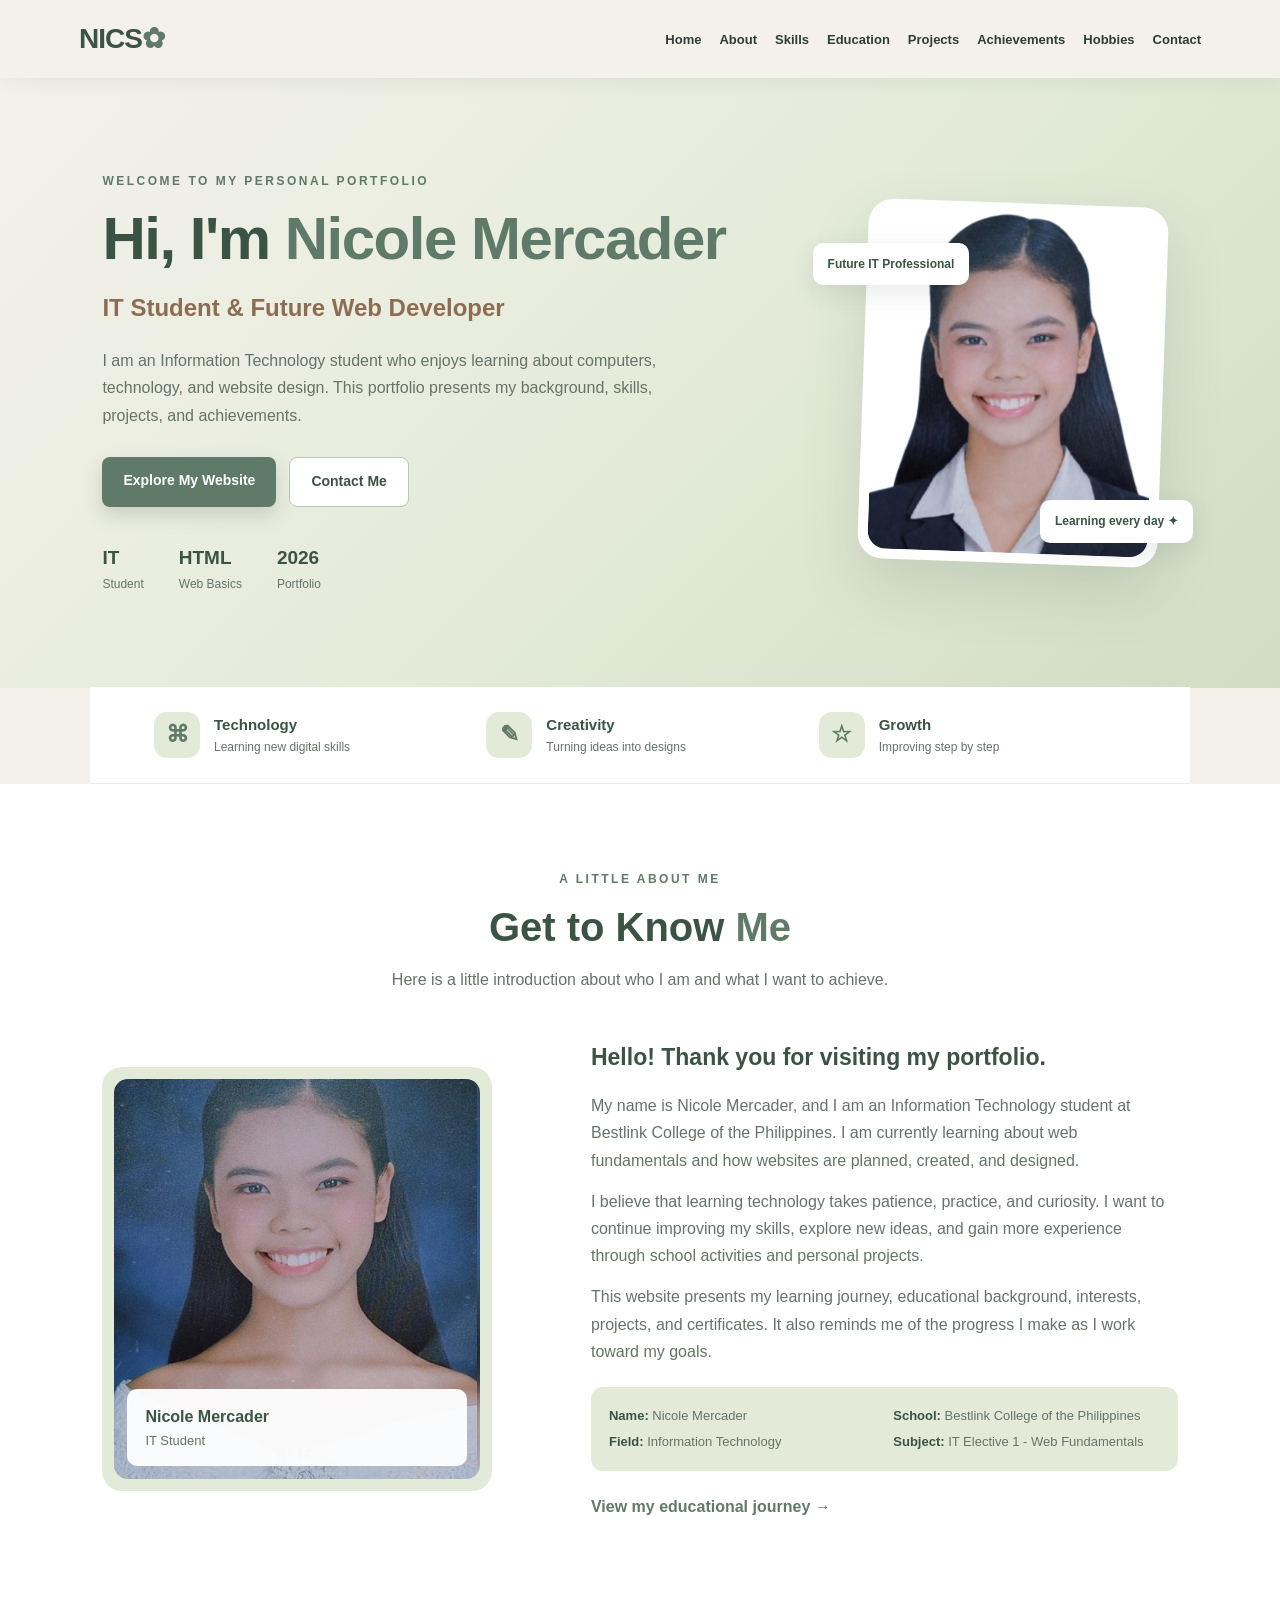
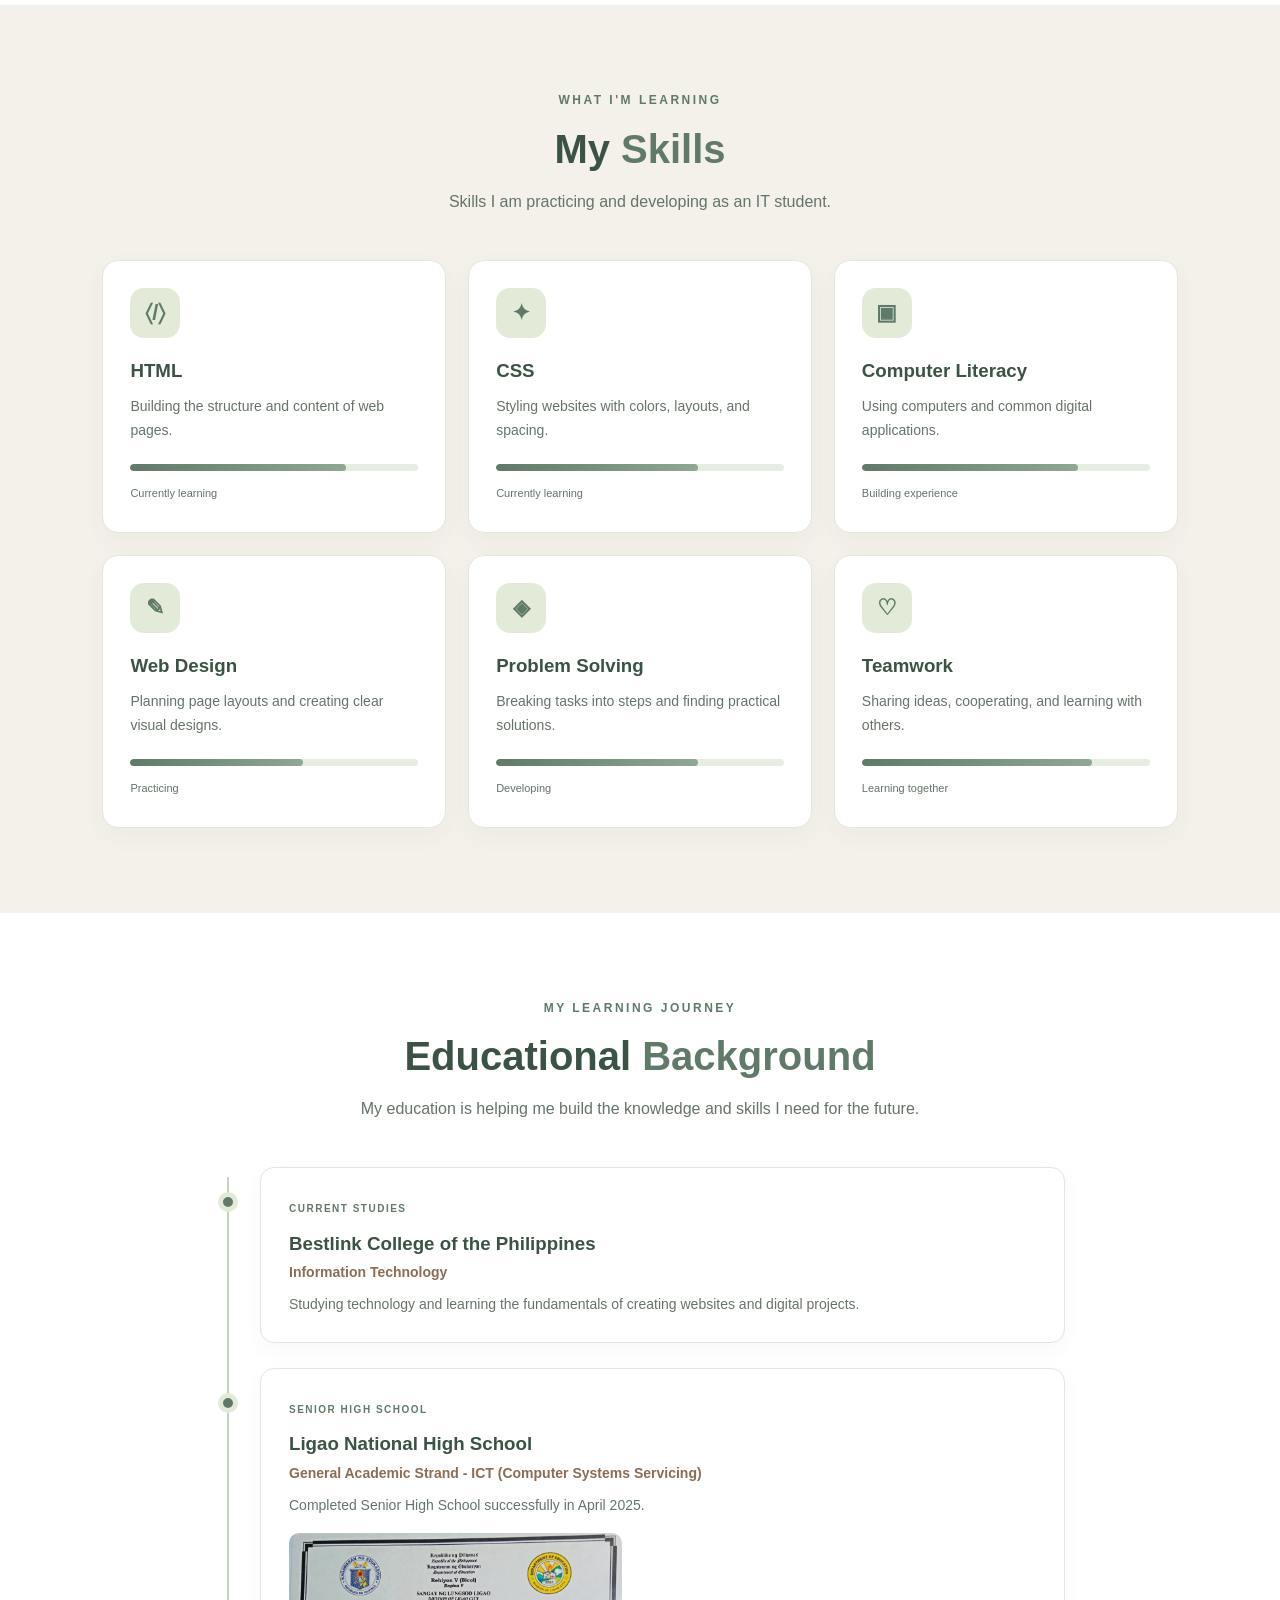
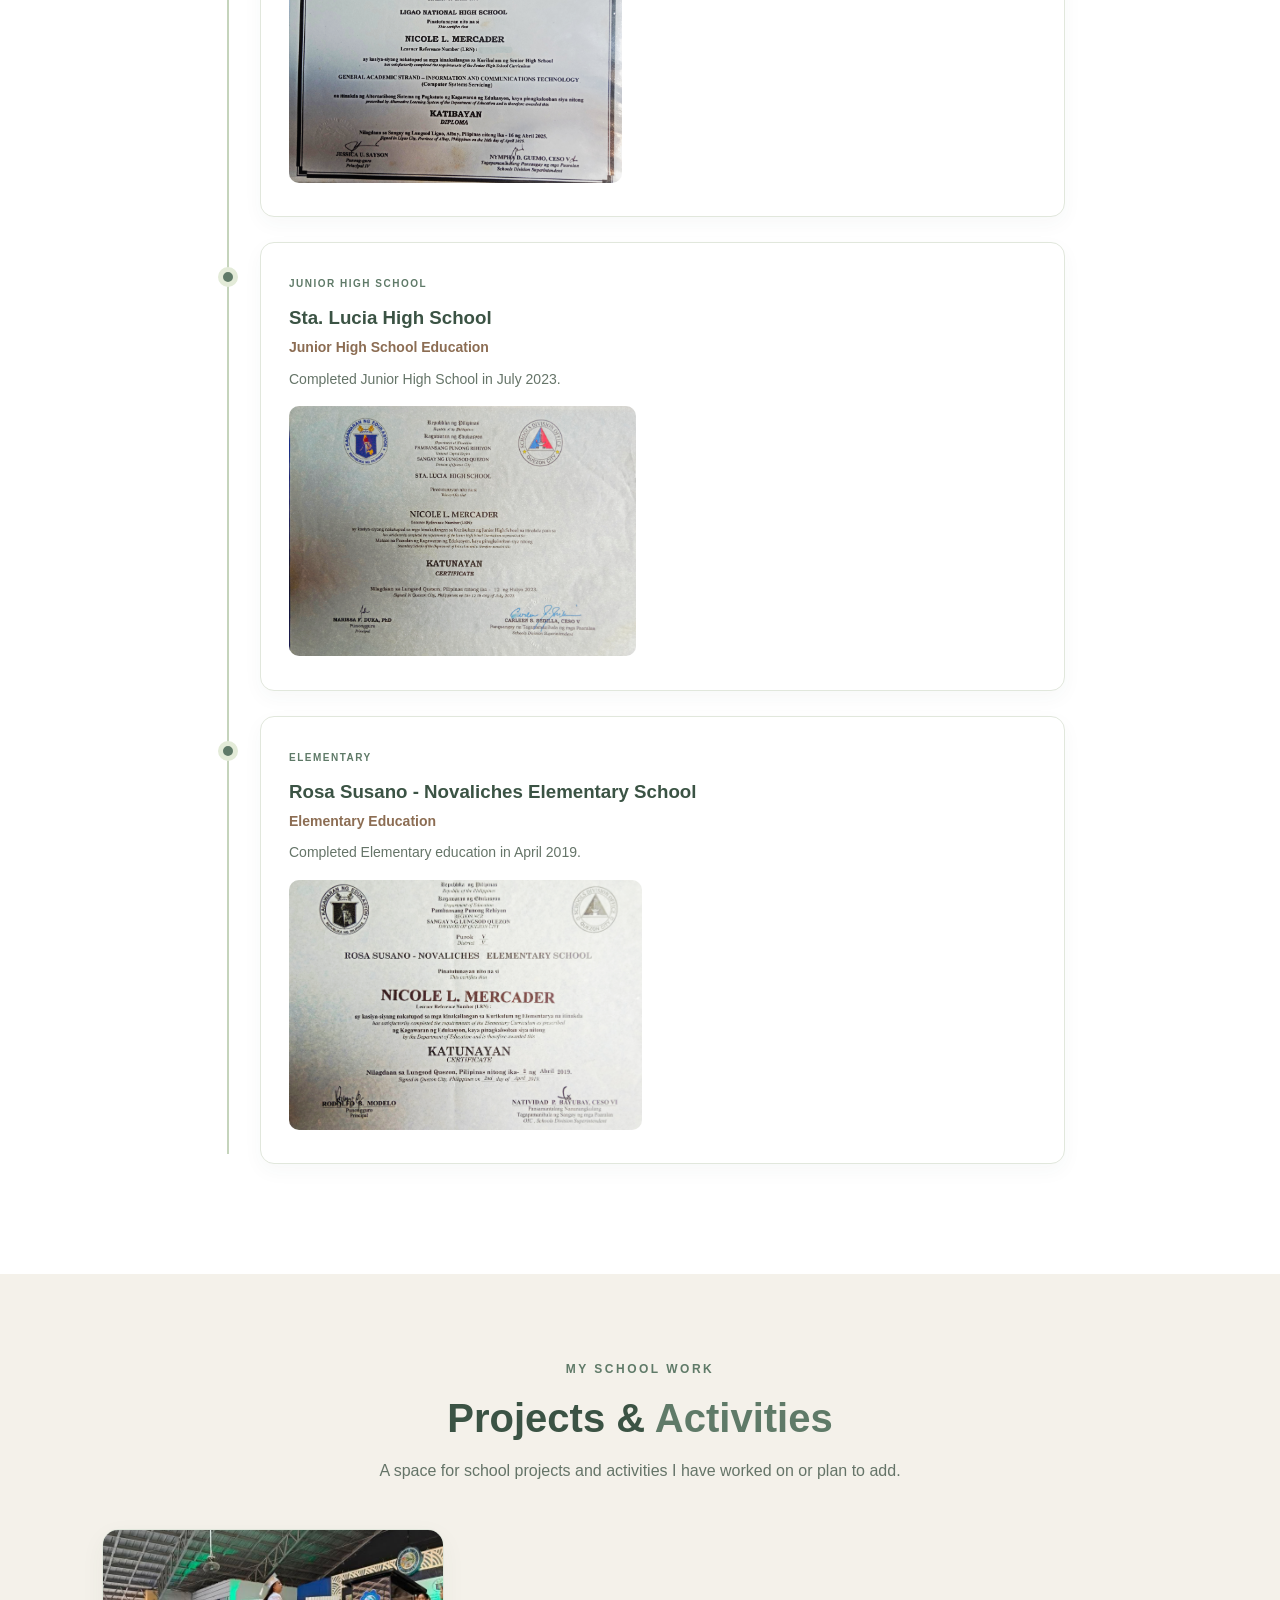
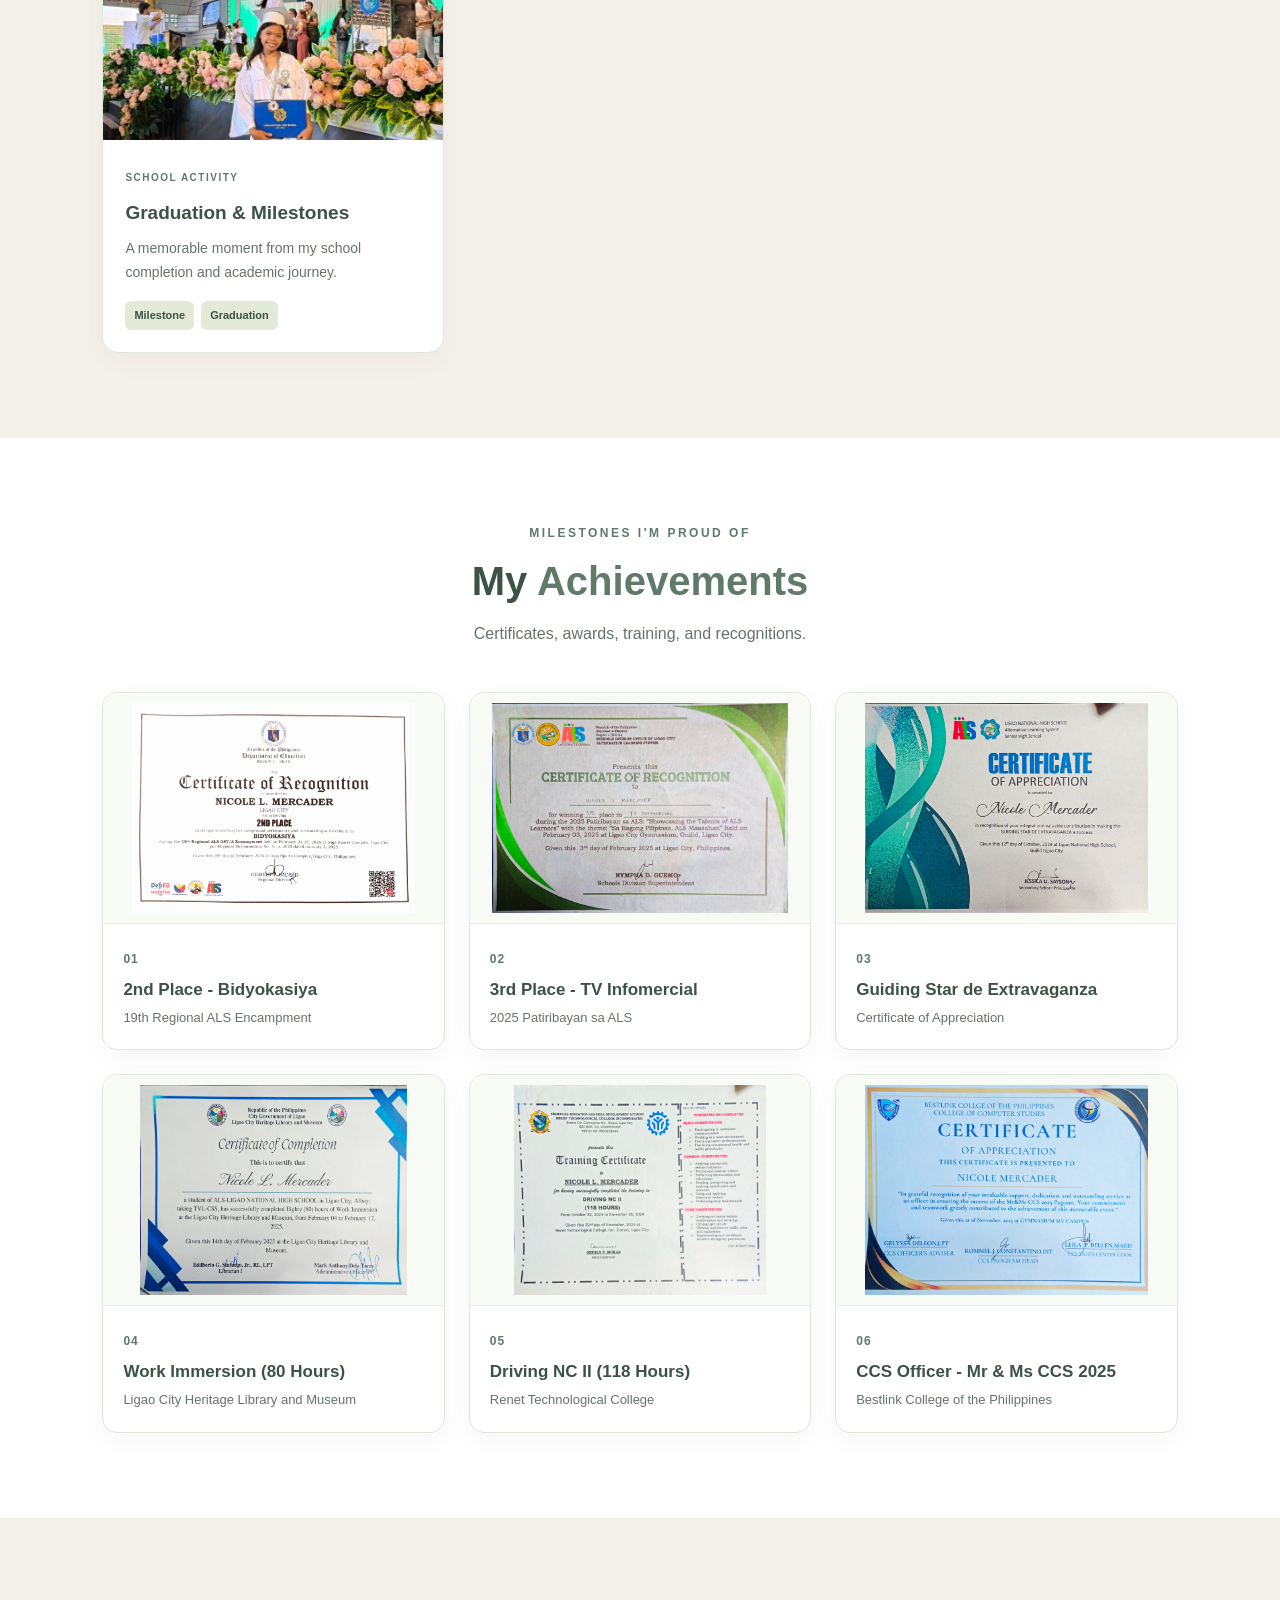
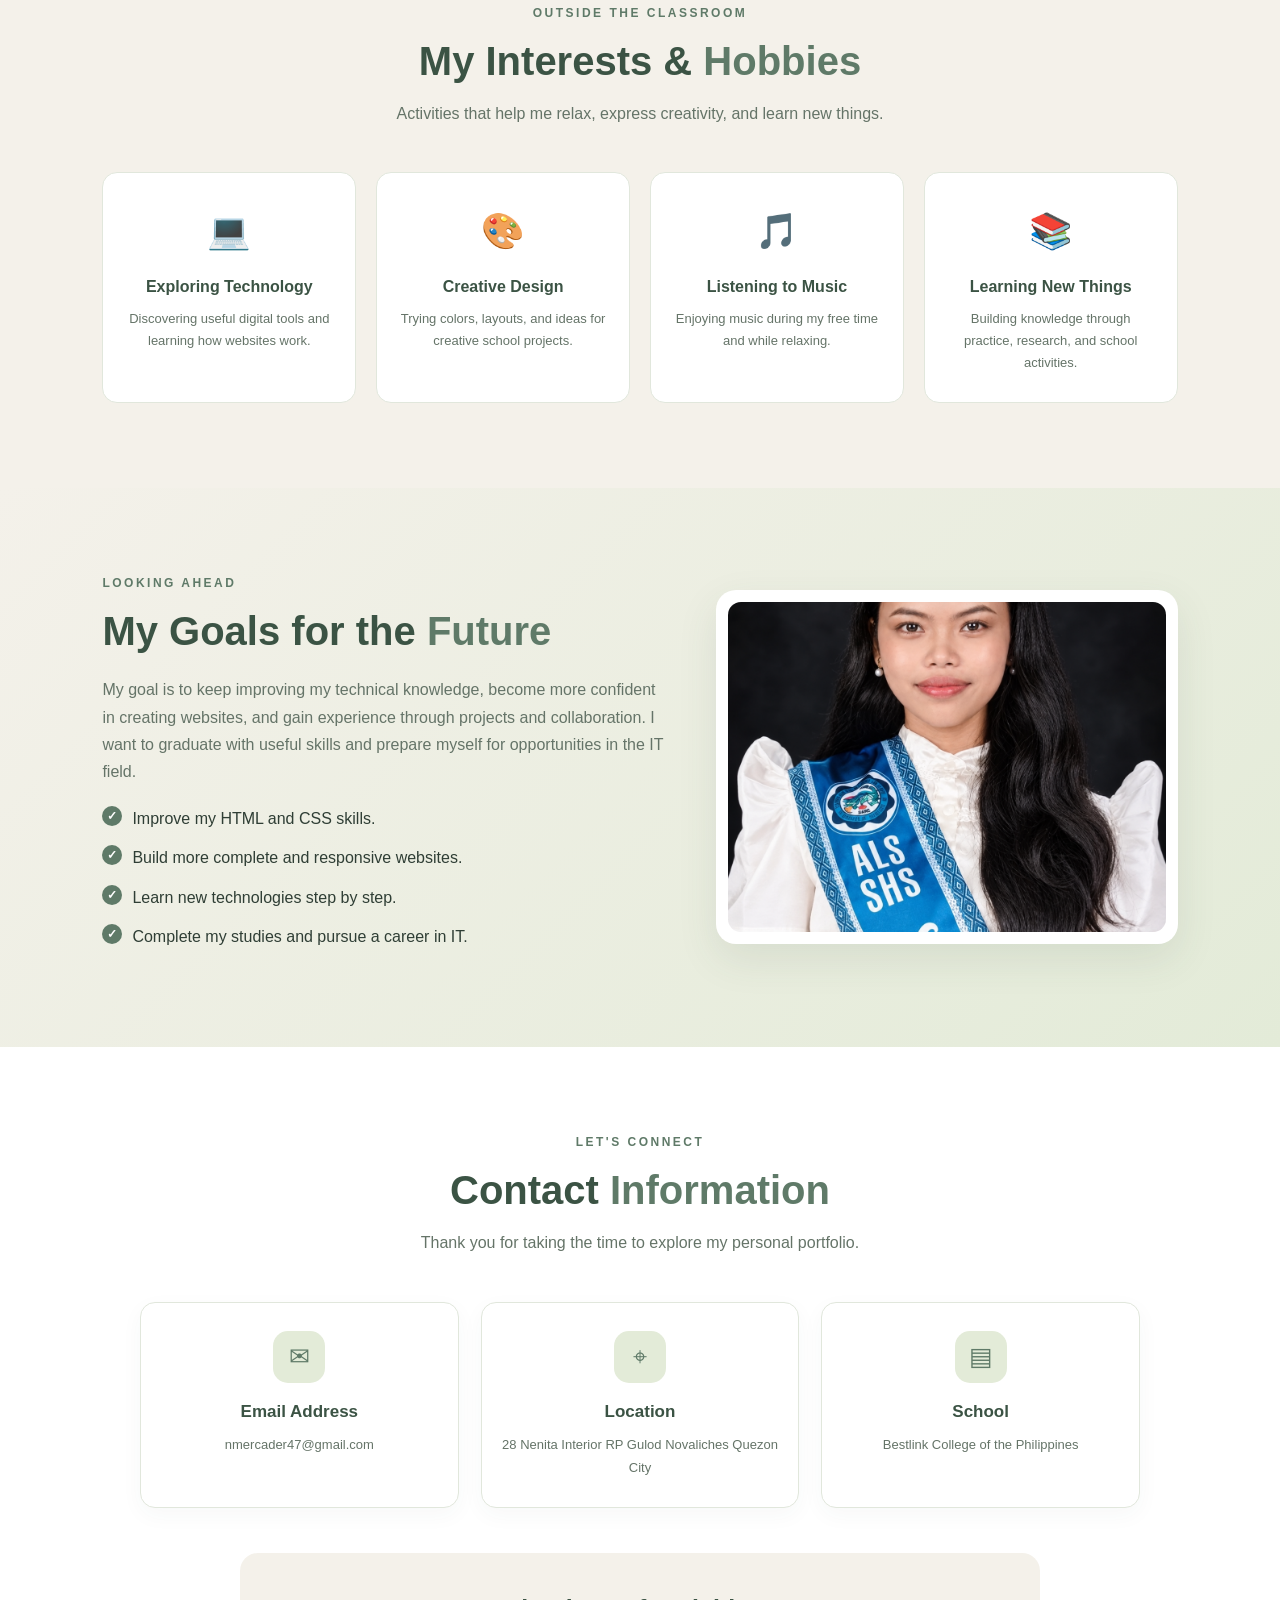
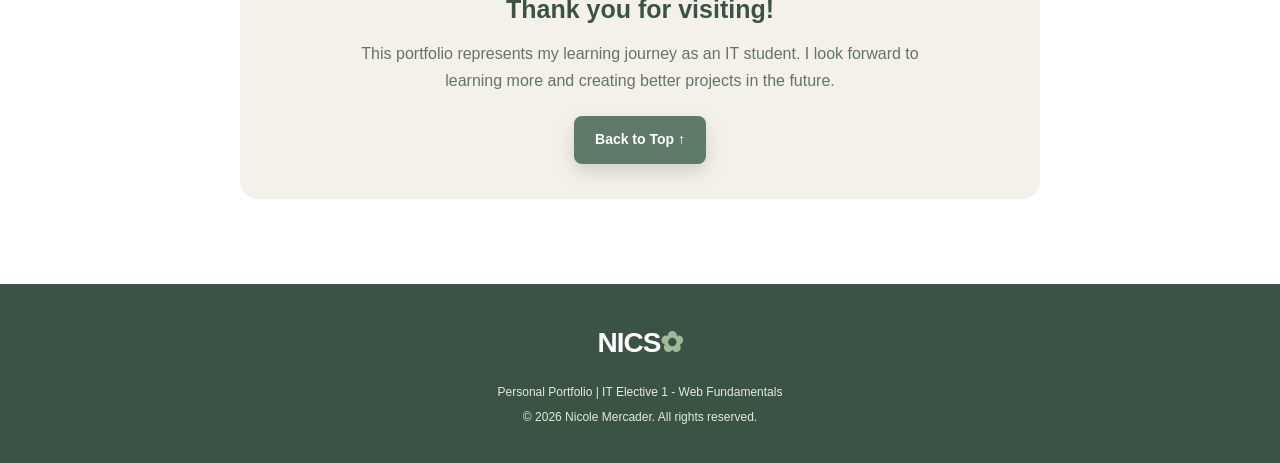
<file: index.html>
<!DOCTYPE html>
<html lang="en">
<head>
    <meta charset="UTF-8">
    <meta name="viewport" content="width=device-width, initial-scale=1.0">
    <title>Nicole Mercader | IT Student Portfolio</title>
    <link rel="stylesheet" href="style.css">
</head>
<body>

    <header class="site-header">
        <nav class="navbar">
            <a href="#home" class="logo">NICS<span>✿</span></a>
            <ul class="nav-links">
                <li><a href="#home">Home</a></li>
                <li><a href="#about">About</a></li>
                <li><a href="#skills">Skills</a></li>
                <li><a href="#education">Education</a></li>
                <li><a href="#projects">Projects</a></li>
                <li><a href="#achievements">Achievements</a></li>
                <li><a href="#hobbies">Hobbies</a></li>
                <li><a href="#contact">Contact</a></li>
            </ul>
        </nav>
    </header>

    <main>
        <section id="home" class="hero">
            <div class="hero-content">
                <p class="eyebrow">WELCOME TO MY PERSONAL PORTFOLIO</p>
                <h1>Hi, I'm <span>Nicole Mercader</span></h1>
                <h2>IT Student & Future Web Developer</h2>
                <p class="hero-description">
                    I am an Information Technology student who enjoys learning
                    about computers, technology, and website design. This
                    portfolio presents my background, skills, projects,
                    and achievements.
                </p>
                <div class="hero-buttons">
                    <a href="#about" class="btn btn-primary">Explore My Website</a>
                    <a href="#contact" class="btn btn-outline">Contact Me</a>
                </div>
                <div class="hero-facts">
                    <div><strong>IT</strong><span>Student</span></div>
                    <div><strong>HTML</strong><span>Web Basics</span></div>
                    <div><strong>2026</strong><span>Portfolio</span></div>
                </div>
            </div>

            <div class="hero-visual">
                <div class="profile-frame">
                    <img src="image1.png" alt="Nicole Mercader profile picture">
                </div>
                <div class="floating-note note-one">Future IT Professional</div>
                <div class="floating-note note-two">Learning every day ✦</div>
            </div>
        </section>

        <section class="quick-info">
            <div class="info-item">
                <span class="info-icon">⌘</span>
                <div>
                    <h3>Technology</h3>
                    <p>Learning new digital skills</p>
                </div>
            </div>
            <div class="info-item">
                <span class="info-icon">✎</span>
                <div>
                    <h3>Creativity</h3>
                    <p>Turning ideas into designs</p>
                </div>
            </div>
            <div class="info-item">
                <span class="info-icon">☆</span>
                <div>
                    <h3>Growth</h3>
                    <p>Improving step by step</p>
                </div>
            </div>
        </section>

        <section id="about" class="section">
            <div class="section-heading">
                <p class="eyebrow">A LITTLE ABOUT ME</p>
                <h2>Get to Know <span>Me</span></h2>
                <p>Here is a little introduction about who I am and what I want to achieve.</p>
            </div>

            <div class="about-grid">
                <div class="about-photo-wrap">
                    <img src="image2.jpg" alt="Nicole's personal photo" class="about-photo">
                    <div class="photo-caption">
                        <strong>Nicole Mercader</strong>
                        <span>IT Student</span>
                    </div>
                </div>

                <div class="about-copy">
                    <h3>Hello! Thank you for visiting my portfolio.</h3>
                    <p>
                        My name is Nicole Mercader, and I am an Information
                        Technology student at Bestlink College of the Philippines.
                        I am currently learning about web fundamentals and how
                        websites are planned, created, and designed.
                    </p>
                    <p>
                        I believe that learning technology takes patience,
                        practice, and curiosity. I want to continue improving
                        my skills, explore new ideas, and gain more experience
                        through school activities and personal projects.
                    </p>
                    <p>
                        This website presents my learning journey, educational
                        background, interests, projects, and certificates.
                        It also reminds me of the progress I make as I work
                        toward my goals.
                    </p>

                    <div class="personal-details">
                        <p><strong>Name:</strong> Nicole Mercader</p>
                        <p><strong>School:</strong> Bestlink College of the Philippines</p>
                        <p><strong>Field:</strong> Information Technology</p>
                        <p><strong>Subject:</strong> IT Elective 1 - Web Fundamentals</p>
                    </div>

                    <a href="#education" class="text-link">View my educational journey →</a>
                </div>
            </div>
        </section>

        <section id="skills" class="section section-soft">
            <div class="section-heading">
                <p class="eyebrow">WHAT I'M LEARNING</p>
                <h2>My <span>Skills</span></h2>
                <p>Skills I am practicing and developing as an IT student.</p>
            </div>

            <div class="skills-grid">
                <article class="skill-card">
                    <div class="skill-icon">〈/〉</div>
                    <h3>HTML</h3>
                    <p>Building the structure and content of web pages.</p>
                    <div class="skill-line"><span style="width: 75%"></span></div>
                    <small>Currently learning</small>
                </article>

                <article class="skill-card">
                    <div class="skill-icon">✦</div>
                    <h3>CSS</h3>
                    <p>Styling websites with colors, layouts, and spacing.</p>
                    <div class="skill-line"><span style="width: 70%"></span></div>
                    <small>Currently learning</small>
                </article>

                <article class="skill-card">
                    <div class="skill-icon">▣</div>
                    <h3>Computer Literacy</h3>
                    <p>Using computers and common digital applications.</p>
                    <div class="skill-line"><span style="width: 75%"></span></div>
                    <small>Building experience</small>
                </article>

                <article class="skill-card">
                    <div class="skill-icon">✎</div>
                    <h3>Web Design</h3>
                    <p>Planning page layouts and creating clear visual designs.</p>
                    <div class="skill-line"><span style="width: 60%"></span></div>
                    <small>Practicing</small>
                </article>

                <article class="skill-card">
                    <div class="skill-icon">◈</div>
                    <h3>Problem Solving</h3>
                    <p>Breaking tasks into steps and finding practical solutions.</p>
                    <div class="skill-line"><span style="width: 70%"></span></div>
                    <small>Developing</small>
                </article>

                <article class="skill-card">
                    <div class="skill-icon">♡</div>
                    <h3>Teamwork</h3>
                    <p>Sharing ideas, cooperating, and learning with others.</p>
                    <div class="skill-line"><span style="width: 80%"></span></div>
                    <small>Learning together</small>
                </article>
            </div>
        </section>

        <section id="education" class="section">
            <div class="section-heading">
                <p class="eyebrow">MY LEARNING JOURNEY</p>
                <h2>Educational <span>Background</span></h2>
                <p>My education is helping me build the knowledge and skills I need for the future.</p>
            </div>

            <div class="timeline">
                <article class="timeline-item">
                    <div class="timeline-dot"></div>
                    <div class="timeline-card">
                        <span class="timeline-label">CURRENT STUDIES</span>
                        <h3>Bestlink College of the Philippines</h3>
                        <h4>Information Technology</h4>
                        <p>
                            Studying technology and learning the fundamentals
                            of creating websites and digital projects.
                        </p>
                    </div>
                </article>

                <article class="timeline-item">
                    <div class="timeline-dot"></div>
                    <div class="timeline-card">
                        <span class="timeline-label">SENIOR HIGH SCHOOL</span>
                        <h3>Ligao National High School</h3>
                        <h4>General Academic Strand - ICT (Computer Systems Servicing)</h4>
                        <p>Completed Senior High School successfully in April 2025.</p>
                        <img src="image7.jpg" alt="Senior High School Diploma" style="margin-top: 15px; border-radius: 10px; max-height: 250px; object-fit: contain;">
                    </div>
                </article>

                <article class="timeline-item">
                    <div class="timeline-dot"></div>
                    <div class="timeline-card">
                        <span class="timeline-label">JUNIOR HIGH SCHOOL</span>
                        <h3>Sta. Lucia High School</h3>
                        <h4>Junior High School Education</h4>
                        <p>Completed Junior High School in July 2023.</p>
                        <img src="image6.jpg" alt="Junior High School Certificate" style="margin-top: 15px; border-radius: 10px; max-height: 250px; object-fit: contain;">
                    </div>
                </article>

                <article class="timeline-item">
                    <div class="timeline-dot"></div>
                    <div class="timeline-card">
                        <span class="timeline-label">ELEMENTARY</span>
                        <h3>Rosa Susano - Novaliches Elementary School</h3>
                        <h4>Elementary Education</h4>
                        <p>Completed Elementary education in April 2019.</p>
                        <img src="image5.jpg" alt="Elementary Certificate" style="margin-top: 15px; border-radius: 10px; max-height: 250px; object-fit: contain;">
                    </div>
                </article>
            </div>
        </section>

        <section id="projects" class="section section-soft">
            <div class="section-heading">
                <p class="eyebrow">MY SCHOOL WORK</p>
                <h2>Projects & <span>Activities</span></h2>
                <p>A space for school projects and activities I have worked on or plan to add.</p>
            </div>

            <div class="projects-grid">
                <article class="project-card">
                    <img src="image4.jpg" alt="Graduation activity photo">
                    <div class="project-content">
                        <span class="project-tag">SCHOOL ACTIVITY</span>
                        <h3>Graduation & Milestones</h3>
                        <p>
                            A memorable moment from my school completion and academic journey.
                        </p>
                        <div class="tag-list">
                            <span>Milestone</span>
                            <span>Graduation</span>
                        </div>
                    </div>
                </article>
            </div>
        </section>

        <section id="achievements" class="section">
            <div class="section-heading">
                <p class="eyebrow">MILESTONES I'M PROUD OF</p>
                <h2>My <span>Achievements</span></h2>
                <p>Certificates, awards, training, and recognitions.</p>
            </div>

            <div class="achievement-grid">
                <article class="achievement-card">
                    <img src="image8.jpg" alt="Certificate for Bidyokasiya">
                    <div class="achievement-content">
                        <span class="achievement-number">01</span>
                        <h3>2nd Place - Bidyokasiya</h3>
                        <p>19th Regional ALS Encampment</p>
                    </div>
                </article>

                <article class="achievement-card">
                    <img src="image9.jpg" alt="TV Infomercial certificate">
                    <div class="achievement-content">
                        <span class="achievement-number">02</span>
                        <h3>3rd Place - TV Infomercial</h3>
                        <p>2025 Patiribayan sa ALS<p>
                    </div>
                </article>

                <article class="achievement-card">
                    <img src="image10.jpg" alt="Guiding Star de Extravaganza certificate">
                    <div class="achievement-content">
                        <span class="achievement-number">03</span>
                        <h3>Guiding Star de Extravaganza</h3>
                        <p>Certificate of Appreciation</p>
                    </div>
                </article>

                <article class="achievement-card">
                    <img src="image11.jpg" alt="Work immersion certificate">
                    <div class="achievement-content">
                        <span class="achievement-number">04</span>
                        <h3>Work Immersion (80 Hours)</h3>
                        <p>Ligao City Heritage Library and Museum</p>
                    </div>
                </article>

                <article class="achievement-card">
                    <img src="image12.jpg" alt="Driving NC II certificate">
                    <div class="achievement-content">
                        <span class="achievement-number">05</span>
                        <h3>Driving NC II (118 Hours)</h3>
                        <p>Renet Technological College</p>
                    </div>
                </article>

                <article class="achievement-card">
                    <img src="image13.jpg" alt="CCS Officer appreciation certificate">
                    <div class="achievement-content">
                        <span class="achievement-number">06</span>
                        <h3>CCS Officer - Mr & Ms CCS 2025</h3>
                        <p>Bestlink College of the Philippines</p>
                    </div>
                </article>
            </div>
        </section>

        <section id="hobbies" class="section section-soft">
            <div class="section-heading">
                <p class="eyebrow">OUTSIDE THE CLASSROOM</p>
                <h2>My Interests & <span>Hobbies</span></h2>
                <p>Activities that help me relax, express creativity, and learn new things.</p>
            </div>

            <div class="hobbies-grid">
                <article class="hobby-card">
                    <span>💻</span>
                    <h3>Exploring Technology</h3>
                    <p>Discovering useful digital tools and learning how websites work.</p>
                </article>

                <article class="hobby-card">
                    <span>🎨</span>
                    <h3>Creative Design</h3>
                    <p>Trying colors, layouts, and ideas for creative school projects.</p>
                </article>

                <article class="hobby-card">
                    <span>🎵</span>
                    <h3>Listening to Music</h3>
                    <p>Enjoying music during my free time and while relaxing.</p>
                </article>

                <article class="hobby-card">
                    <span>📚</span>
                    <h3>Learning New Things</h3>
                    <p>Building knowledge through practice, research, and school activities.</p>
                </article>
            </div>
        </section>

        <section id="goals" class="section goals-section">
            <div class="goals-content">
                <p class="eyebrow">LOOKING AHEAD</p>
                <h2>My Goals for the <span>Future</span></h2>
                <p>
                    My goal is to keep improving my technical knowledge, become
                    more confident in creating websites, and gain experience
                    through projects and collaboration. I want to graduate with
                    useful skills and prepare myself for opportunities in the IT field.
                </p>
                <ul class="goal-list">
                    <li>Improve my HTML and CSS skills.</li>
                    <li>Build more complete and responsive websites.</li>
                    <li>Learn new technologies step by step.</li>
                    <li>Complete my studies and pursue a career in IT.</li>
                </ul>
            </div>

            <div class="goals-image">
                <img src="image3.png" alt="Technology and future goals">
            </div>
        </section>

        <section id="contact" class="section contact-section">
            <div class="section-heading">
                <p class="eyebrow">LET'S CONNECT</p>
                <h2>Contact <span>Information</span></h2>
                <p>Thank you for taking the time to explore my personal portfolio.</p>
            </div>

            <div class="contact-grid">
                <article class="contact-card">
                    <span class="contact-icon">✉</span>
                    <h3>Email Address</h3>
                    <p>nmercader47@gmail.com</p>
                </article>

                <article class="contact-card">
                    <span class="contact-icon">⌖</span>
                    <h3>Location</h3>
                    <p>28 Nenita Interior RP Gulod Novaliches Quezon City</p>
                </article>

                <article class="contact-card">
                    <span class="contact-icon">▤</span>
                    <h3>School</h3>
                    <p>Bestlink College of the Philippines</p>
                </article>
            </div>

            <div class="contact-message">
                <h3>Thank you for visiting!</h3>
                <p>
                    This portfolio represents my learning journey as an IT student.
                    I look forward to learning more and creating better projects
                    in the future.
                </p>
                <a href="#home" class="btn btn-primary">Back to Top ↑</a>
            </div>
        </section>
    </main>

    <footer class="footer">
        <a href="#home" class="footer-logo">NICS<span>✿</span></a>
        <p>Personal Portfolio | IT Elective 1 - Web Fundamentals</p>
        <p>© 2026 Nicole Mercader. All rights reserved.</p>
    </footer>

</body>
</html>
</file>
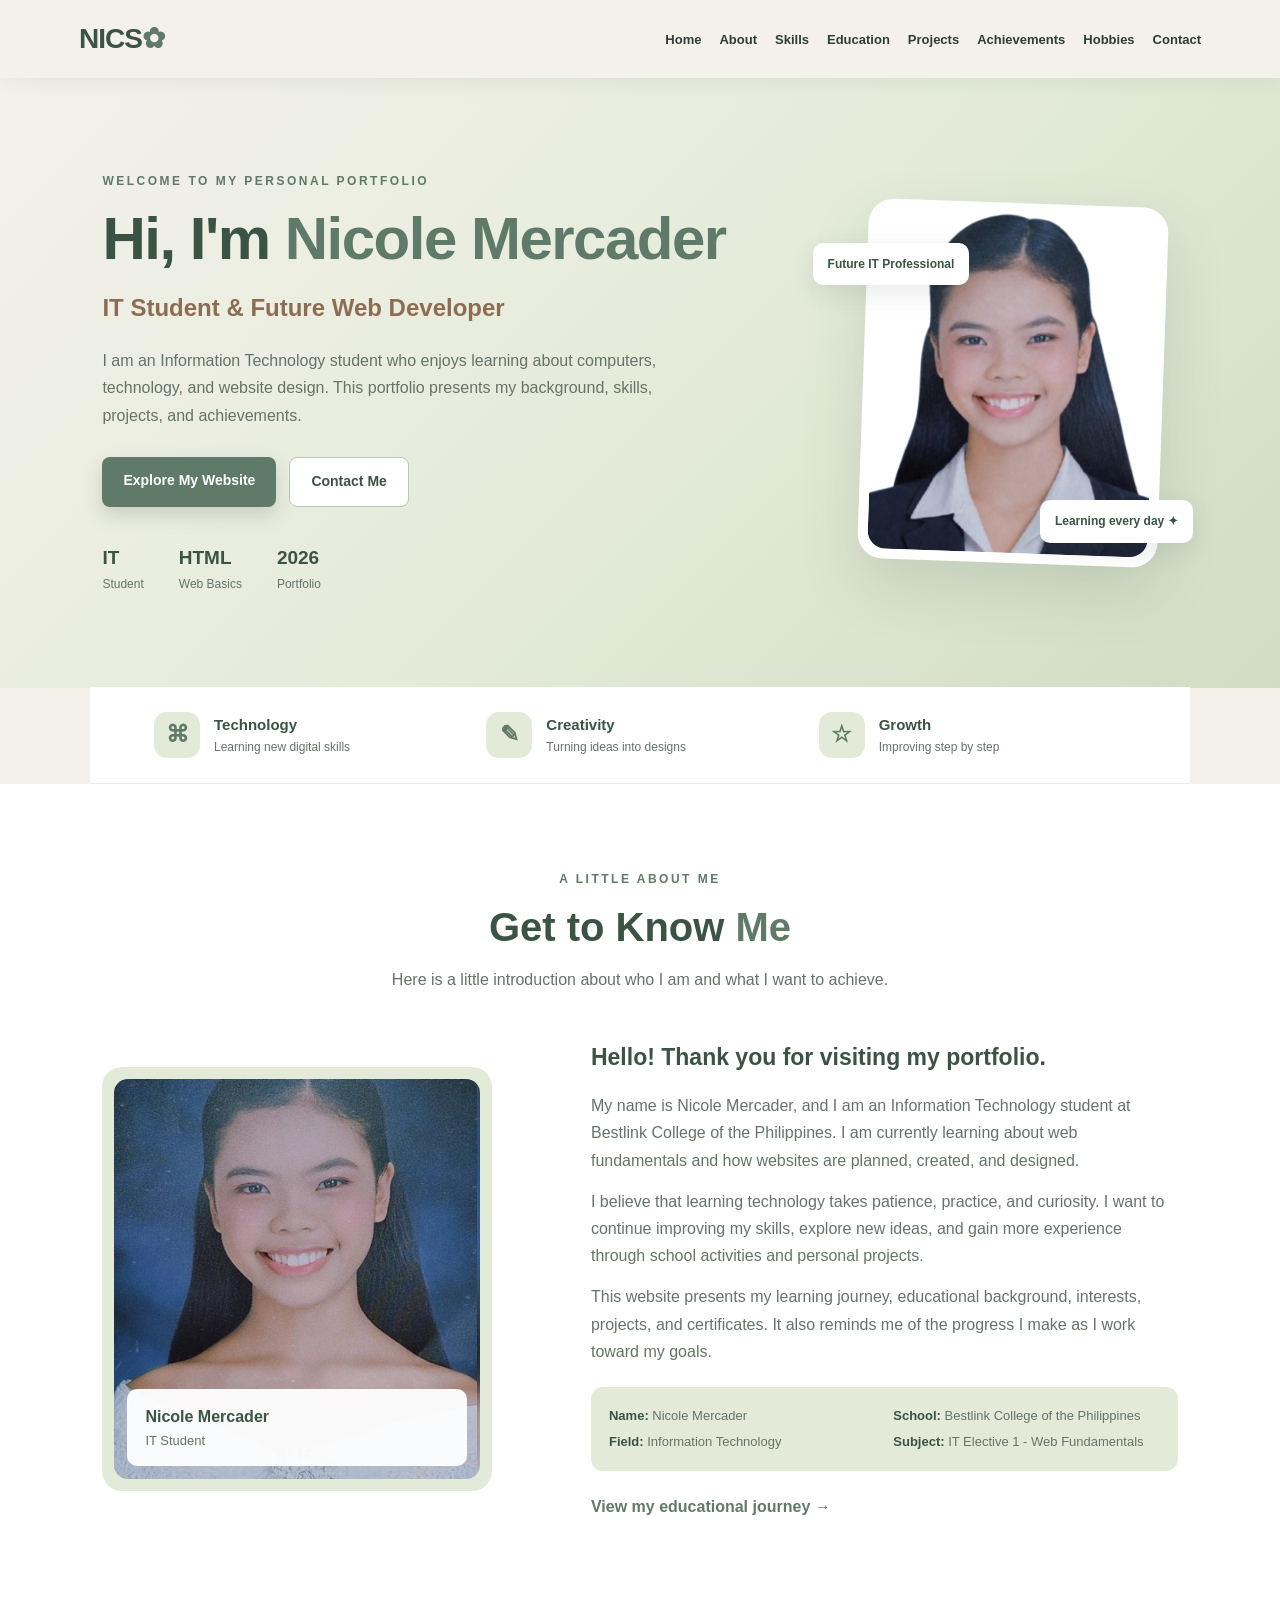
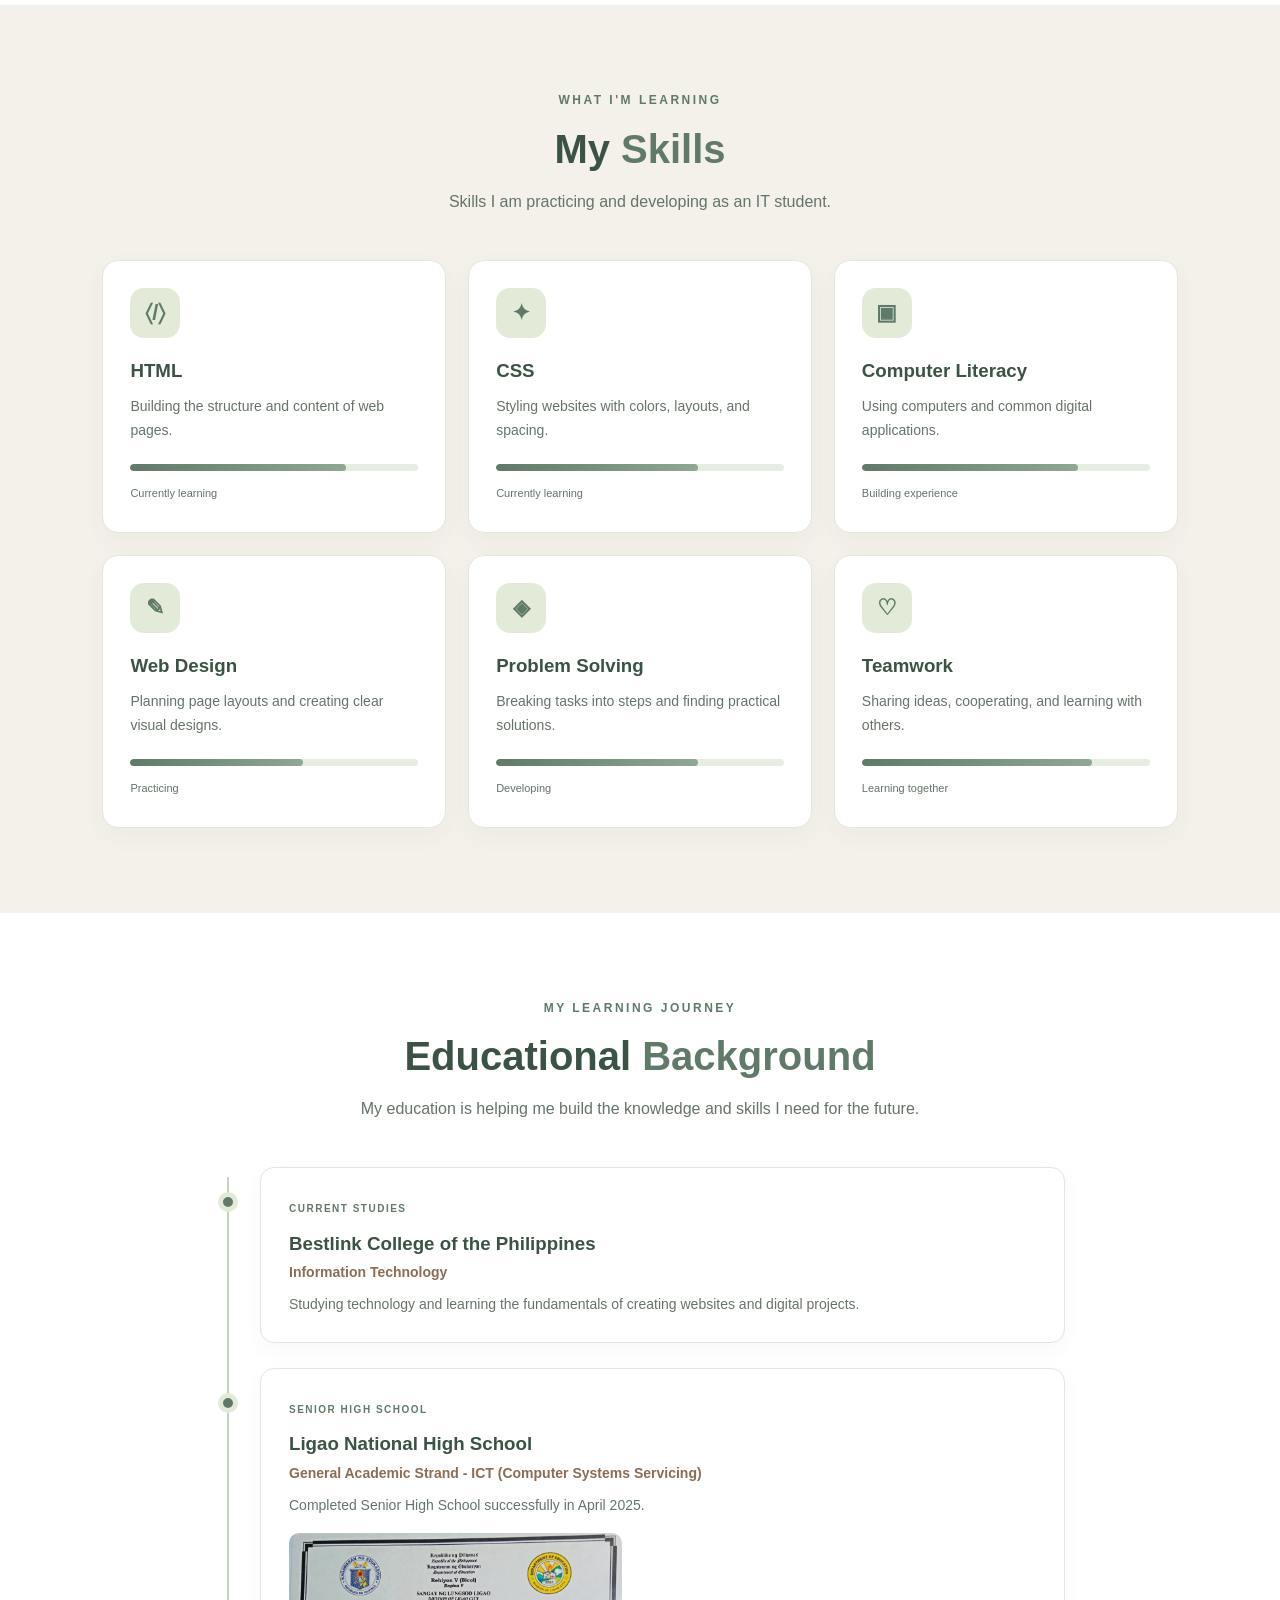
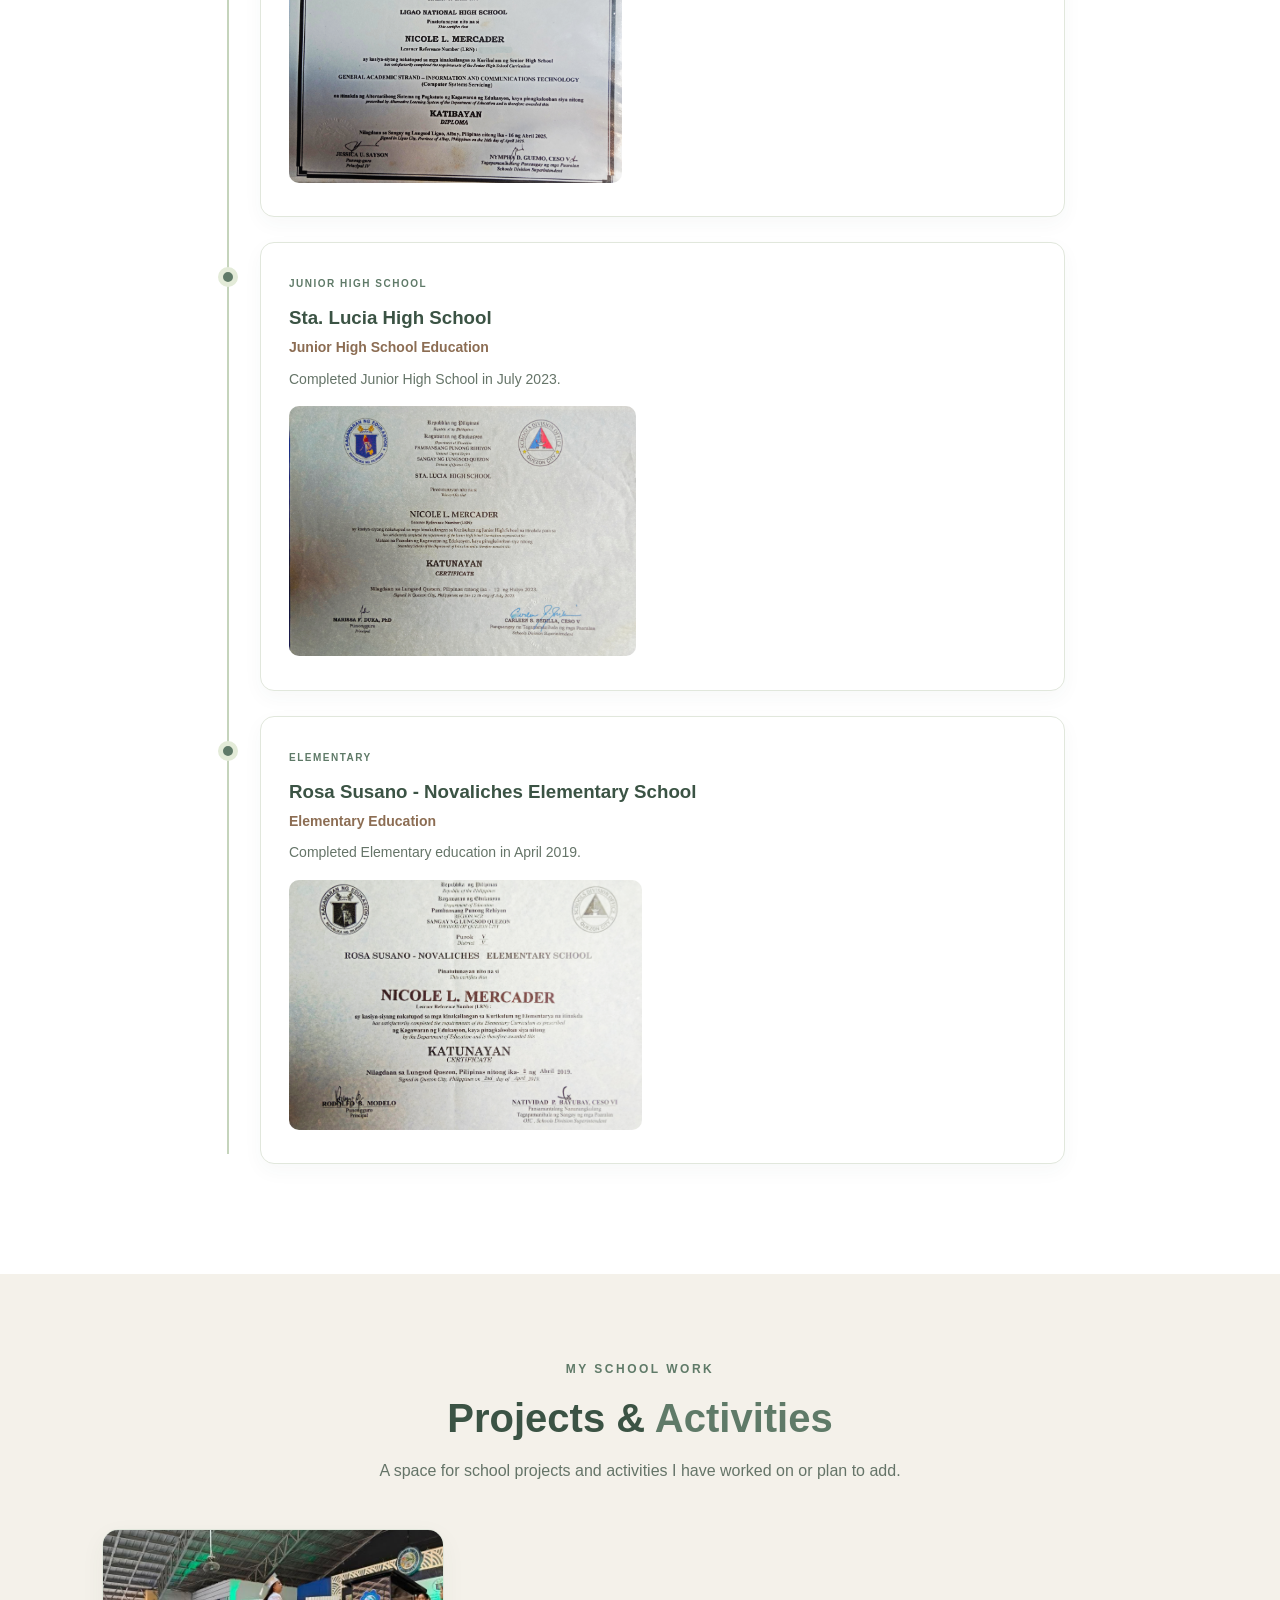
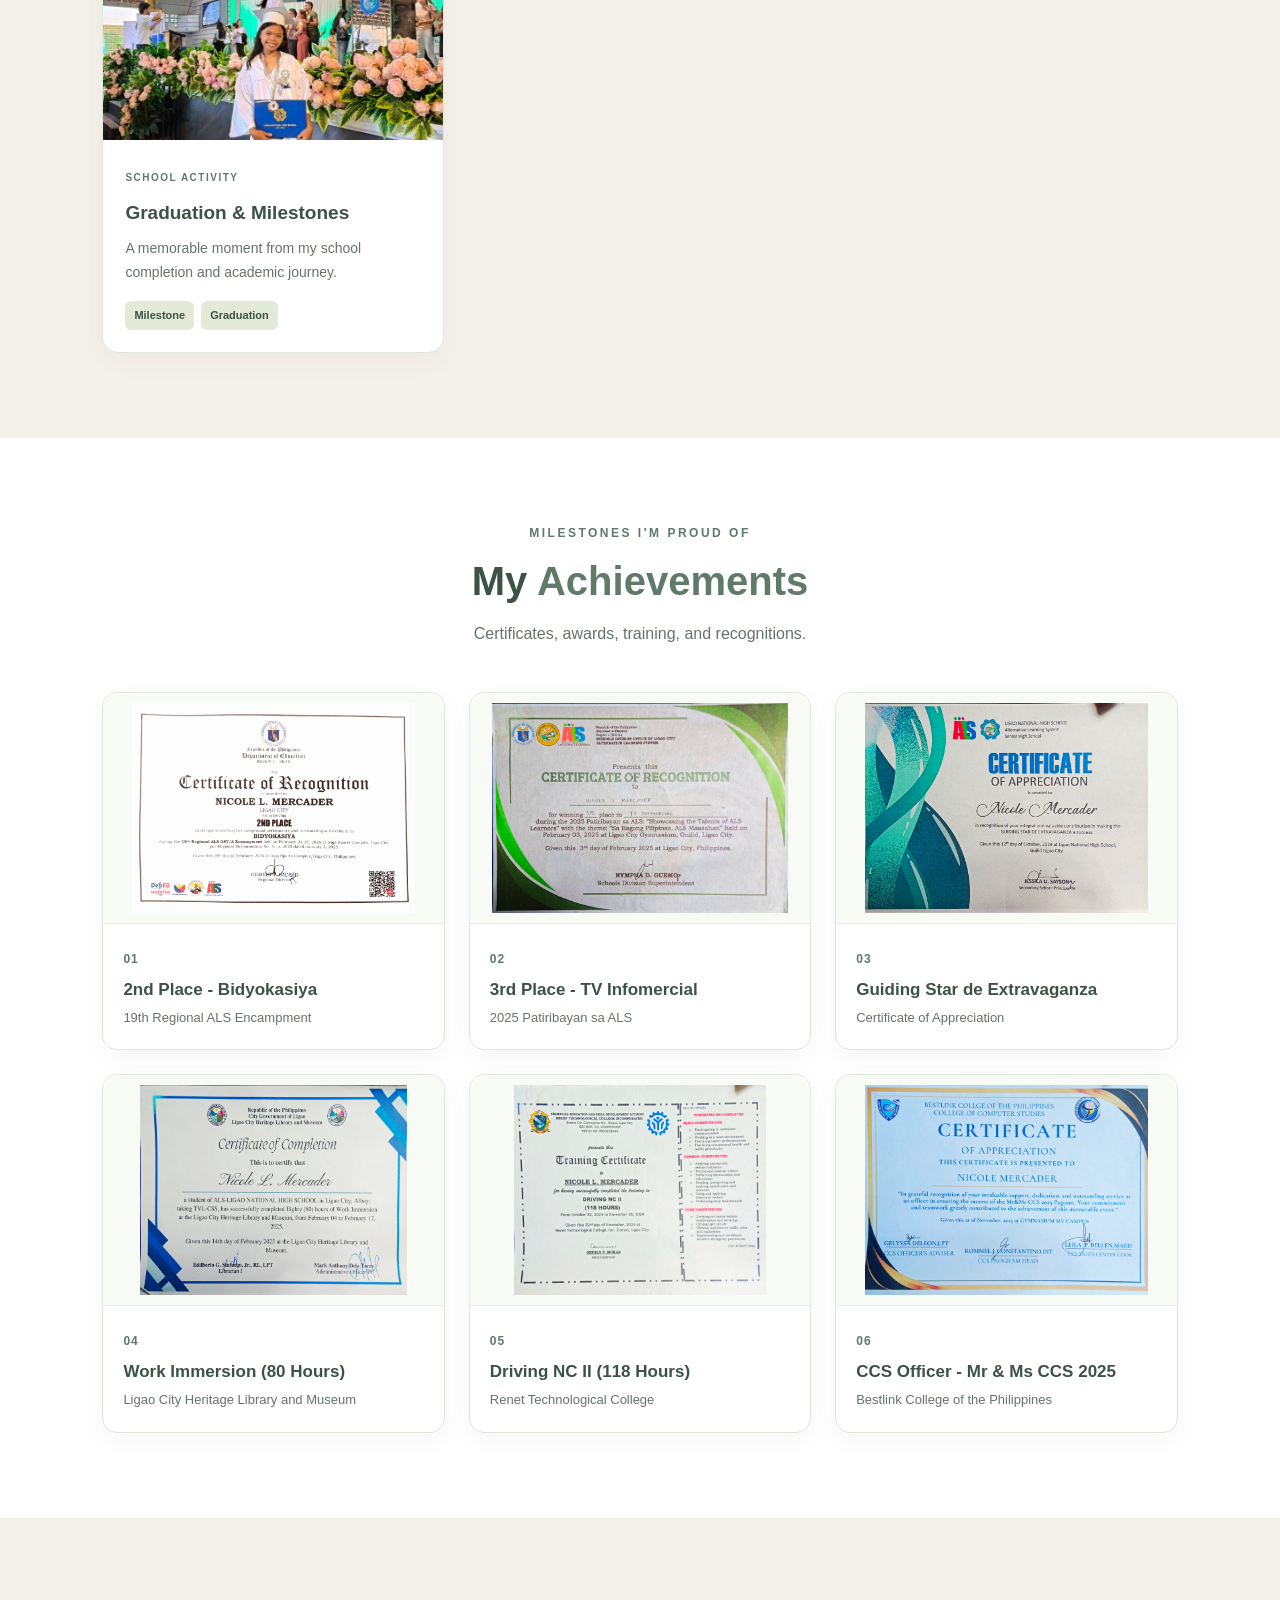
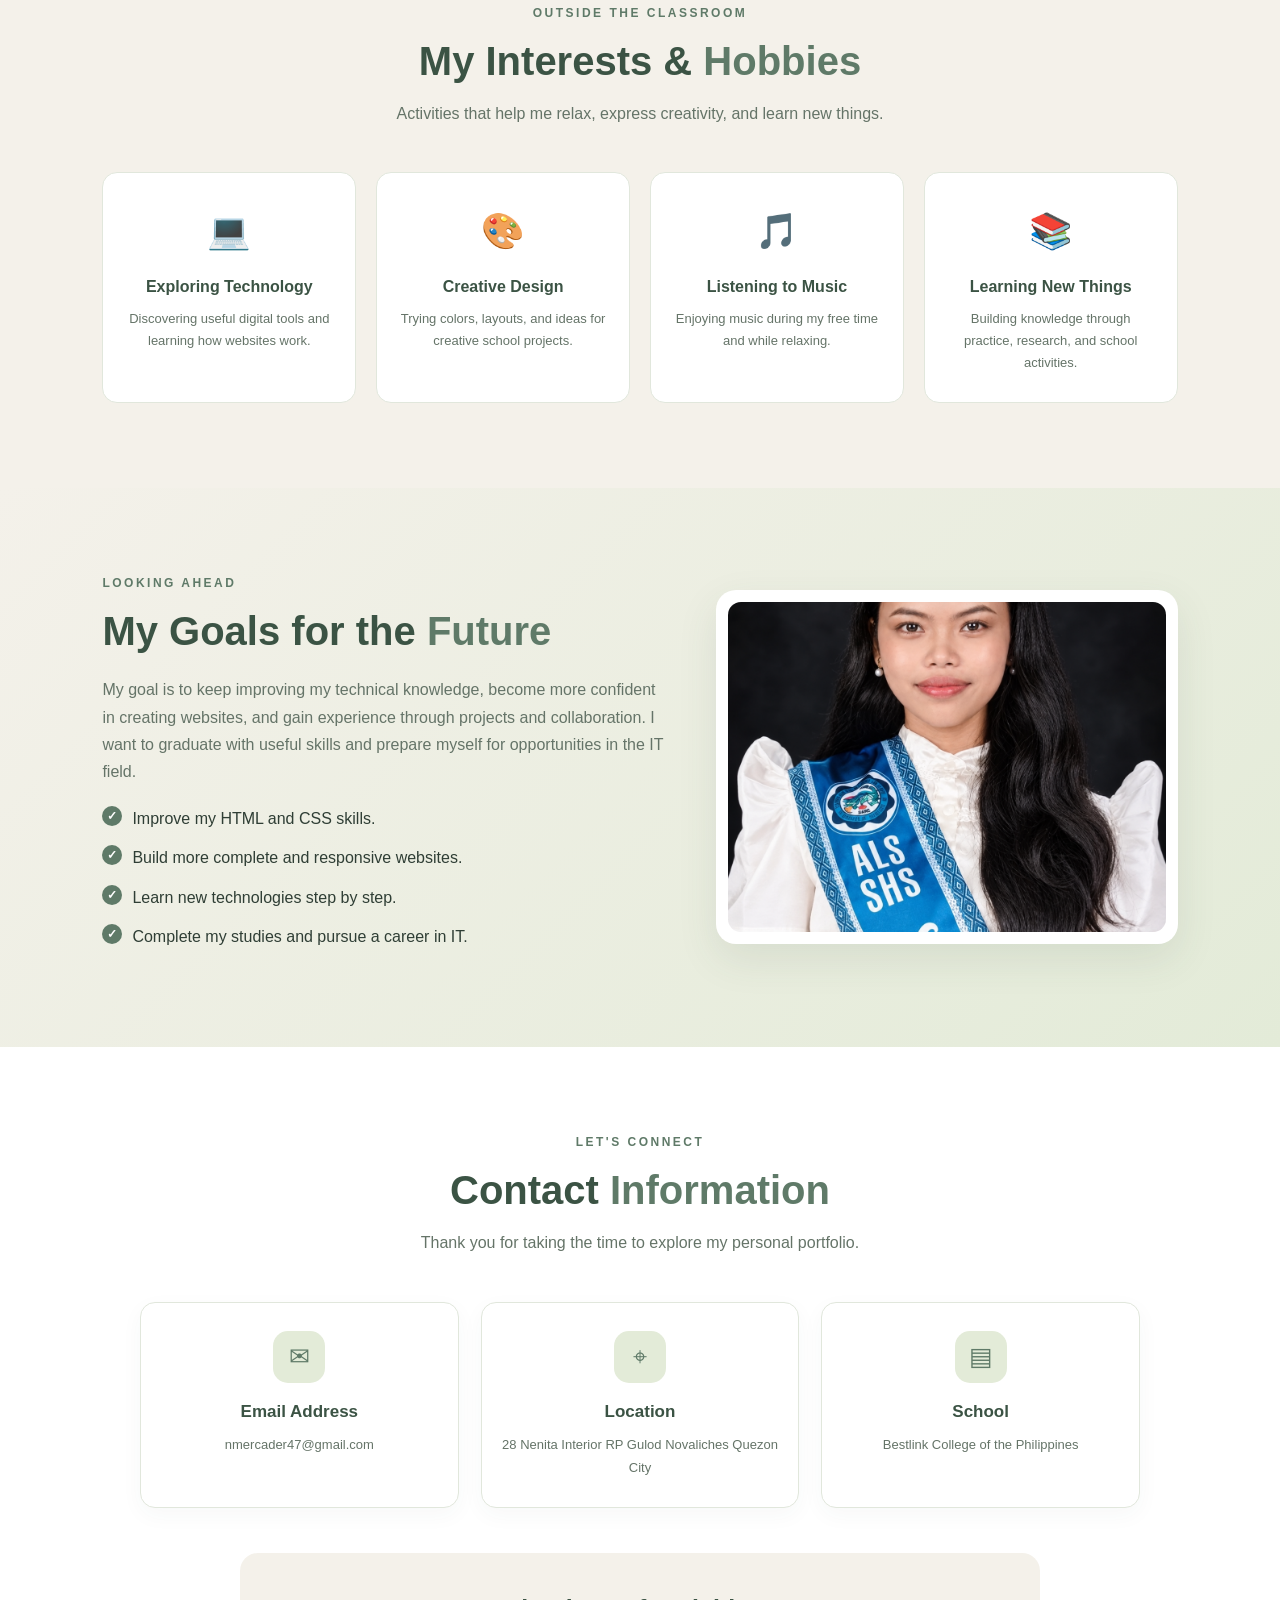
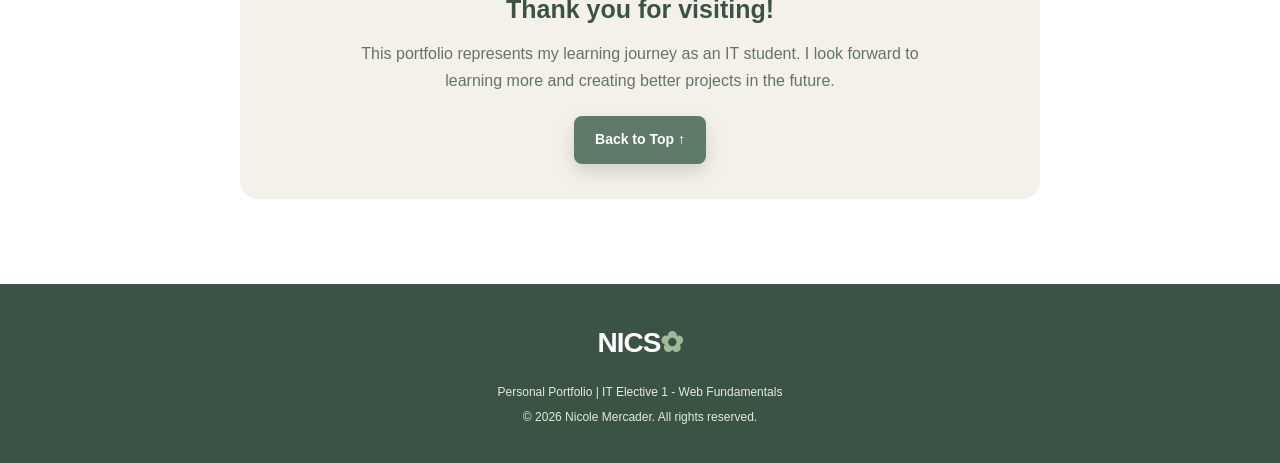
<file: index(1).html>
<!DOCTYPE html>
<html lang="en">
<head>
    <meta charset="UTF-8">
    <meta name="viewport" content="width=device-width, initial-scale=1.0">
    <title>Nicole Mercader | IT Student Portfolio</title>
    <link rel="stylesheet" href="style.css">
</head>
<body>

    <header class="site-header">
        <nav class="navbar">
            <a href="#home" class="logo">NICS<span>✿</span></a>
            <ul class="nav-links">
                <li><a href="#home">Home</a></li>
                <li><a href="#about">About</a></li>
                <li><a href="#skills">Skills</a></li>
                <li><a href="#education">Education</a></li>
                <li><a href="#projects">Projects</a></li>
                <li><a href="#achievements">Achievements</a></li>
                <li><a href="#hobbies">Hobbies</a></li>
                <li><a href="#contact">Contact</a></li>
            </ul>
        </nav>
    </header>

    <main>
        <section id="home" class="hero">
            <div class="hero-content">
                <p class="eyebrow">WELCOME TO MY PERSONAL PORTFOLIO</p>
                <h1>Hi, I'm <span>Nicole Mercader</span></h1>
                <h2>IT Student & Future Web Developer</h2>
                <p class="hero-description">
                    I am an Information Technology student who enjoys learning
                    about computers, technology, and website design. This
                    portfolio presents my background, skills, projects,
                    and achievements.
                </p>
                <div class="hero-buttons">
                    <a href="#about" class="btn btn-primary">Explore My Website</a>
                    <a href="#contact" class="btn btn-outline">Contact Me</a>
                </div>
                <div class="hero-facts">
                    <div><strong>IT</strong><span>Student</span></div>
                    <div><strong>HTML</strong><span>Web Basics</span></div>
                    <div><strong>2026</strong><span>Portfolio</span></div>
                </div>
            </div>

            <div class="hero-visual">
                <div class="profile-frame">
                    <img src="image1.png" alt="Nicole Mercader profile picture">
                </div>
                <div class="floating-note note-one">Future IT Professional</div>
                <div class="floating-note note-two">Learning every day ✦</div>
            </div>
        </section>

        <section class="quick-info">
            <div class="info-item">
                <span class="info-icon">⌘</span>
                <div>
                    <h3>Technology</h3>
                    <p>Learning new digital skills</p>
                </div>
            </div>
            <div class="info-item">
                <span class="info-icon">✎</span>
                <div>
                    <h3>Creativity</h3>
                    <p>Turning ideas into designs</p>
                </div>
            </div>
            <div class="info-item">
                <span class="info-icon">☆</span>
                <div>
                    <h3>Growth</h3>
                    <p>Improving step by step</p>
                </div>
            </div>
        </section>

        <section id="about" class="section">
            <div class="section-heading">
                <p class="eyebrow">A LITTLE ABOUT ME</p>
                <h2>Get to Know <span>Me</span></h2>
                <p>Here is a little introduction about who I am and what I want to achieve.</p>
            </div>

            <div class="about-grid">
                <div class="about-photo-wrap">
                    <img src="image2.jpg" alt="Nicole's personal photo" class="about-photo">
                    <div class="photo-caption">
                        <strong>Nicole Mercader</strong>
                        <span>IT Student</span>
                    </div>
                </div>

                <div class="about-copy">
                    <h3>Hello! Thank you for visiting my portfolio.</h3>
                    <p>
                        My name is Nicole Mercader, and I am an Information
                        Technology student at Bestlink College of the Philippines.
                        I am currently learning about web fundamentals and how
                        websites are planned, created, and designed.
                    </p>
                    <p>
                        I believe that learning technology takes patience,
                        practice, and curiosity. I want to continue improving
                        my skills, explore new ideas, and gain more experience
                        through school activities and personal projects.
                    </p>
                    <p>
                        This website presents my learning journey, educational
                        background, interests, projects, and certificates.
                        It also reminds me of the progress I make as I work
                        toward my goals.
                    </p>

                    <div class="personal-details">
                        <p><strong>Name:</strong> Nicole Mercader</p>
                        <p><strong>School:</strong> Bestlink College of the Philippines</p>
                        <p><strong>Field:</strong> Information Technology</p>
                        <p><strong>Subject:</strong> IT Elective 1 - Web Fundamentals</p>
                    </div>

                    <a href="#education" class="text-link">View my educational journey →</a>
                </div>
            </div>
        </section>

        <section id="skills" class="section section-soft">
            <div class="section-heading">
                <p class="eyebrow">WHAT I'M LEARNING</p>
                <h2>My <span>Skills</span></h2>
                <p>Skills I am practicing and developing as an IT student.</p>
            </div>

            <div class="skills-grid">
                <article class="skill-card">
                    <div class="skill-icon">〈/〉</div>
                    <h3>HTML</h3>
                    <p>Building the structure and content of web pages.</p>
                    <div class="skill-line"><span style="width: 75%"></span></div>
                    <small>Currently learning</small>
                </article>

                <article class="skill-card">
                    <div class="skill-icon">✦</div>
                    <h3>CSS</h3>
                    <p>Styling websites with colors, layouts, and spacing.</p>
                    <div class="skill-line"><span style="width: 70%"></span></div>
                    <small>Currently learning</small>
                </article>

                <article class="skill-card">
                    <div class="skill-icon">▣</div>
                    <h3>Computer Literacy</h3>
                    <p>Using computers and common digital applications.</p>
                    <div class="skill-line"><span style="width: 75%"></span></div>
                    <small>Building experience</small>
                </article>

                <article class="skill-card">
                    <div class="skill-icon">✎</div>
                    <h3>Web Design</h3>
                    <p>Planning page layouts and creating clear visual designs.</p>
                    <div class="skill-line"><span style="width: 60%"></span></div>
                    <small>Practicing</small>
                </article>

                <article class="skill-card">
                    <div class="skill-icon">◈</div>
                    <h3>Problem Solving</h3>
                    <p>Breaking tasks into steps and finding practical solutions.</p>
                    <div class="skill-line"><span style="width: 70%"></span></div>
                    <small>Developing</small>
                </article>

                <article class="skill-card">
                    <div class="skill-icon">♡</div>
                    <h3>Teamwork</h3>
                    <p>Sharing ideas, cooperating, and learning with others.</p>
                    <div class="skill-line"><span style="width: 80%"></span></div>
                    <small>Learning together</small>
                </article>
            </div>
        </section>

        <section id="education" class="section">
            <div class="section-heading">
                <p class="eyebrow">MY LEARNING JOURNEY</p>
                <h2>Educational <span>Background</span></h2>
                <p>My education is helping me build the knowledge and skills I need for the future.</p>
            </div>

            <div class="timeline">
                <article class="timeline-item">
                    <div class="timeline-dot"></div>
                    <div class="timeline-card">
                        <span class="timeline-label">CURRENT STUDIES</span>
                        <h3>Bestlink College of the Philippines</h3>
                        <h4>Information Technology</h4>
                        <p>
                            Studying technology and learning the fundamentals
                            of creating websites and digital projects.
                        </p>
                    </div>
                </article>

                <article class="timeline-item">
                    <div class="timeline-dot"></div>
                    <div class="timeline-card">
                        <span class="timeline-label">SENIOR HIGH SCHOOL</span>
                        <h3>Ligao National High School</h3>
                        <h4>General Academic Strand - ICT (Computer Systems Servicing)</h4>
                        <p>Completed Senior High School successfully in April 2025.</p>
                        <img src="image7.jpg" alt="Senior High School Diploma" style="margin-top: 15px; border-radius: 10px; max-height: 250px; object-fit: contain;">
                    </div>
                </article>

                <article class="timeline-item">
                    <div class="timeline-dot"></div>
                    <div class="timeline-card">
                        <span class="timeline-label">JUNIOR HIGH SCHOOL</span>
                        <h3>Sta. Lucia High School</h3>
                        <h4>Junior High School Education</h4>
                        <p>Completed Junior High School in July 2023.</p>
                        <img src="image6.jpg" alt="Junior High School Certificate" style="margin-top: 15px; border-radius: 10px; max-height: 250px; object-fit: contain;">
                    </div>
                </article>

                <article class="timeline-item">
                    <div class="timeline-dot"></div>
                    <div class="timeline-card">
                        <span class="timeline-label">ELEMENTARY</span>
                        <h3>Rosa Susano - Novaliches Elementary School</h3>
                        <h4>Elementary Education</h4>
                        <p>Completed Elementary education in April 2019.</p>
                        <img src="image5.jpg" alt="Elementary Certificate" style="margin-top: 15px; border-radius: 10px; max-height: 250px; object-fit: contain;">
                    </div>
                </article>
            </div>
        </section>

        <section id="projects" class="section section-soft">
            <div class="section-heading">
                <p class="eyebrow">MY SCHOOL WORK</p>
                <h2>Projects & <span>Activities</span></h2>
                <p>A space for school projects and activities I have worked on or plan to add.</p>
            </div>

            <div class="projects-grid">
                <article class="project-card">
                    <img src="image4.jpg" alt="Graduation activity photo">
                    <div class="project-content">
                        <span class="project-tag">SCHOOL ACTIVITY</span>
                        <h3>Graduation & Milestones</h3>
                        <p>
                            A memorable moment from my school completion and academic journey.
                        </p>
                        <div class="tag-list">
                            <span>Milestone</span>
                            <span>Graduation</span>
                        </div>
                    </div>
                </article>
            </div>
        </section>

        <section id="achievements" class="section">
            <div class="section-heading">
                <p class="eyebrow">MILESTONES I'M PROUD OF</p>
                <h2>My <span>Achievements</span></h2>
                <p>Certificates, awards, training, and recognitions.</p>
            </div>

            <div class="achievement-grid">
                <article class="achievement-card">
                    <img src="image8.jpg" alt="Certificate for Bidyokasiya">
                    <div class="achievement-content">
                        <span class="achievement-number">01</span>
                        <h3>2nd Place - Bidyokasiya</h3>
                        <p>19th Regional ALS Encampment</p>
                    </div>
                </article>

                <article class="achievement-card">
                    <img src="image9.jpg" alt="TV Infomercial certificate">
                    <div class="achievement-content">
                        <span class="achievement-number">02</span>
                        <h3>3rd Place - TV Infomercial</h3>
                        <p>2025 Patiribayan sa ALS<p>
                    </div>
                </article>

                <article class="achievement-card">
                    <img src="image10.jpg" alt="Guiding Star de Extravaganza certificate">
                    <div class="achievement-content">
                        <span class="achievement-number">03</span>
                        <h3>Guiding Star de Extravaganza</h3>
                        <p>Certificate of Appreciation</p>
                    </div>
                </article>

                <article class="achievement-card">
                    <img src="image11.jpg" alt="Work immersion certificate">
                    <div class="achievement-content">
                        <span class="achievement-number">04</span>
                        <h3>Work Immersion (80 Hours)</h3>
                        <p>Ligao City Heritage Library and Museum</p>
                    </div>
                </article>

                <article class="achievement-card">
                    <img src="image12.jpg" alt="Driving NC II certificate">
                    <div class="achievement-content">
                        <span class="achievement-number">05</span>
                        <h3>Driving NC II (118 Hours)</h3>
                        <p>Renet Technological College</p>
                    </div>
                </article>

                <article class="achievement-card">
                    <img src="image13.jpg" alt="CCS Officer appreciation certificate">
                    <div class="achievement-content">
                        <span class="achievement-number">06</span>
                        <h3>CCS Officer - Mr & Ms CCS 2025</h3>
                        <p>Bestlink College of the Philippines</p>
                    </div>
                </article>
            </div>
        </section>

        <section id="hobbies" class="section section-soft">
            <div class="section-heading">
                <p class="eyebrow">OUTSIDE THE CLASSROOM</p>
                <h2>My Interests & <span>Hobbies</span></h2>
                <p>Activities that help me relax, express creativity, and learn new things.</p>
            </div>

            <div class="hobbies-grid">
                <article class="hobby-card">
                    <span>💻</span>
                    <h3>Exploring Technology</h3>
                    <p>Discovering useful digital tools and learning how websites work.</p>
                </article>

                <article class="hobby-card">
                    <span>🎨</span>
                    <h3>Creative Design</h3>
                    <p>Trying colors, layouts, and ideas for creative school projects.</p>
                </article>

                <article class="hobby-card">
                    <span>🎵</span>
                    <h3>Listening to Music</h3>
                    <p>Enjoying music during my free time and while relaxing.</p>
                </article>

                <article class="hobby-card">
                    <span>📚</span>
                    <h3>Learning New Things</h3>
                    <p>Building knowledge through practice, research, and school activities.</p>
                </article>
            </div>
        </section>

        <section id="goals" class="section goals-section">
            <div class="goals-content">
                <p class="eyebrow">LOOKING AHEAD</p>
                <h2>My Goals for the <span>Future</span></h2>
                <p>
                    My goal is to keep improving my technical knowledge, become
                    more confident in creating websites, and gain experience
                    through projects and collaboration. I want to graduate with
                    useful skills and prepare myself for opportunities in the IT field.
                </p>
                <ul class="goal-list">
                    <li>Improve my HTML and CSS skills.</li>
                    <li>Build more complete and responsive websites.</li>
                    <li>Learn new technologies step by step.</li>
                    <li>Complete my studies and pursue a career in IT.</li>
                </ul>
            </div>

            <div class="goals-image">
                <img src="image3.png" alt="Technology and future goals">
            </div>
        </section>

        <section id="contact" class="section contact-section">
            <div class="section-heading">
                <p class="eyebrow">LET'S CONNECT</p>
                <h2>Contact <span>Information</span></h2>
                <p>Thank you for taking the time to explore my personal portfolio.</p>
            </div>

            <div class="contact-grid">
                <article class="contact-card">
                    <span class="contact-icon">✉</span>
                    <h3>Email Address</h3>
                    <p>nmercader47@gmail.com</p>
                </article>

                <article class="contact-card">
                    <span class="contact-icon">⌖</span>
                    <h3>Location</h3>
                    <p>28 Nenita Interior RP Gulod Novaliches Quezon City</p>
                </article>

                <article class="contact-card">
                    <span class="contact-icon">▤</span>
                    <h3>School</h3>
                    <p>Bestlink College of the Philippines</p>
                </article>
            </div>

            <div class="contact-message">
                <h3>Thank you for visiting!</h3>
                <p>
                    This portfolio represents my learning journey as an IT student.
                    I look forward to learning more and creating better projects
                    in the future.
                </p>
                <a href="#home" class="btn btn-primary">Back to Top ↑</a>
            </div>
        </section>
    </main>

    <footer class="footer">
        <a href="#home" class="footer-logo">NICS<span>✿</span></a>
        <p>Personal Portfolio | IT Elective 1 - Web Fundamentals</p>
        <p>© 2026 Nicole Mercader. All rights reserved.</p>
    </footer>

</body>
</html>
</file>
<file: style.css>
* {
    margin: 0;
    padding: 0;
    box-sizing: border-box;
    scroll-behavior: smooth;
}

:root {
    --sage-dark: #3b5344;
    --sage: #5f7a68;
    --sage-light: #e3ebd8;
    --beige: #f4f1ea;
    --warm-brown: #8c6d53;
    --text: #2f3e35;
    --muted: #657468;
    --white: #ffffff;
}

body {
    font-family: Arial, Helvetica, sans-serif;
    background: var(--beige);
    color: var(--text);
    line-height: 1.7;
}

img {
    max-width: 100%;
}

.site-header {
    background: rgba(244, 241, 234, 0.95);
    backdrop-filter: blur(8px);
    box-shadow: 0 3px 18px rgba(59, 83, 68, 0.08);
    position: sticky;
    top: 0;
    z-index: 100;
}

.navbar {
    max-width: 1250px;
    margin: auto;
    min-height: 76px;
    padding: 15px 5%;
    display: flex;
    align-items: center;
    justify-content: space-between;
    gap: 22px;
}

.logo,
.footer-logo {
    font-size: 28px;
    font-weight: 800;
    color: var(--sage-dark);
    text-decoration: none;
    letter-spacing: -1px;
}

.logo span,
.footer-logo span {
    color: var(--sage);
}

.nav-links {
    display: flex;
    align-items: center;
    justify-content: center;
    gap: 18px;
    list-style: none;
    flex-wrap: wrap;
}

.nav-links a {
    color: var(--text);
    font-size: 13px;
    font-weight: 700;
    text-decoration: none;
    transition: color 0.25s;
}

.nav-links a:hover {
    color: var(--sage);
}

.hero {
    min-height: 610px;
    padding: 80px 8%;
    background: linear-gradient(135deg, #f4f1ea 0%, #e3ebd8 55%, #d0dcc3 100%);
    display: flex;
    align-items: center;
    justify-content: space-between;
    gap: 60px;
    overflow: hidden;
}

.hero-content {
    max-width: 650px;
}

.eyebrow {
    color: var(--sage);
    font-size: 12px;
    font-weight: 800;
    letter-spacing: 2.5px;
    margin-bottom: 13px;
}

.hero h1 {
    font-size: clamp(36px, 5vw, 60px);
    line-height: 1.15;
    color: var(--sage-dark);
    margin-bottom: 15px;
    letter-spacing: -1.5px;
}

.hero h1 span,
.section-heading h2 span,
.goals-content h2 span {
    color: var(--sage);
}

.hero h2 {
    color: var(--warm-brown);
    font-size: clamp(18px, 2.2vw, 24px);
    margin-bottom: 18px;
}

.hero-description {
    color: var(--muted);
    max-width: 600px;
    margin-bottom: 28px;
}

.hero-buttons {
    display: flex;
    flex-wrap: wrap;
    gap: 13px;
}

.btn {
    display: inline-block;
    padding: 12px 21px;
    border-radius: 8px;
    font-size: 14px;
    font-weight: 700;
    text-decoration: none;
    transition: transform 0.25s, background-color 0.25s, color 0.25s;
}

.btn:hover {
    transform: translateY(-3px);
}

.btn-primary {
    color: white;
    background: var(--sage);
    box-shadow: 0 8px 18px rgba(95, 122, 104, 0.25);
}

.btn-primary:hover {
    background: var(--sage-dark);
}

.btn-outline {
    color: var(--sage-dark);
    border: 1px solid #b8c8b0;
    background: white;
}

.btn-outline:hover {
    background: var(--sage-dark);
    color: white;
}

.hero-facts {
    display: flex;
    gap: 35px;
    margin-top: 35px;
}

.hero-facts div {
    display: flex;
    flex-direction: column;
}

.hero-facts strong {
    color: var(--sage-dark);
    font-size: 19px;
}

.hero-facts span {
    color: var(--muted);
    font-size: 12px;
}

.hero-visual {
    position: relative;
    flex-shrink: 0;
    padding: 15px;
}

.profile-frame {
    width: 300px;
    height: 360px;
    padding: 10px;
    background: white;
    border-radius: 25px;
    box-shadow: 0 25px 60px rgba(59, 83, 68, 0.15);
    transform: rotate(2deg);
}

.profile-frame img {
    width: 100%;
    height: 100%;
    object-fit: cover;
    border-radius: 18px;
}

.floating-note {
    position: absolute;
    padding: 11px 15px;
    background: white;
    color: var(--sage-dark);
    border-radius: 10px;
    font-size: 12px;
    font-weight: 700;
    box-shadow: 0 8px 24px rgba(59, 83, 68, 0.12);
}

.note-one {
    left: -35px;
    top: 55px;
}

.note-two {
    right: -15px;
    bottom: 35px;
}

.quick-info {
    display: grid;
    grid-template-columns: repeat(3, 1fr);
    max-width: 1100px;
    margin: -1px auto 0;
    padding: 25px 5%;
    gap: 25px;
    background: white;
    border-bottom: 1px solid #e7ede2;
}

.info-item {
    display: flex;
    align-items: center;
    gap: 14px;
}

.info-icon {
    display: grid;
    place-items: center;
    width: 46px;
    height: 46px;
    flex-shrink: 0;
    border-radius: 13px;
    color: var(--sage);
    background: var(--sage-light);
    font-size: 23px;
    font-weight: 700;
}

.info-item h3 {
    color: var(--sage-dark);
    font-size: 15px;
}

.info-item p {
    color: var(--muted);
    font-size: 12px;
}

.section {
    padding: 85px 8%;
    background: white;
}

.section-soft {
    background: var(--beige);
}

.section-heading {
    text-align: center;
    max-width: 720px;
    margin: 0 auto 45px;
}

.section-heading h2,
.goals-content h2 {
    color: var(--sage-dark);
    font-size: clamp(28px, 4vw, 40px);
    line-height: 1.25;
    margin-bottom: 14px;
}

.section-heading > p:last-child {
    color: var(--muted);
}

.about-grid {
    display: grid;
    grid-template-columns: 0.85fr 1.15fr;
    align-items: center;
    gap: 55px;
    max-width: 1100px;
    margin: auto;
}

.about-photo-wrap {
    position: relative;
    max-width: 390px;
    width: 100%;
    padding: 12px;
    background: var(--sage-light);
    border-radius: 20px;
}

.about-photo {
    display: block;
    width: 100%;
    height: 400px;
    object-fit: cover;
    border-radius: 14px;
}

.photo-caption {
    position: absolute;
    left: 25px;
    right: 25px;
    bottom: 25px;
    padding: 14px 18px;
    display: flex;
    flex-direction: column;
    background: rgba(255, 255, 255, 0.94);
    border-radius: 10px;
}

.photo-caption strong {
    color: var(--sage-dark);
}

.photo-caption span {
    color: var(--muted);
    font-size: 13px;
}

.about-copy h3 {
    color: var(--sage-dark);
    font-size: 23px;
    margin-bottom: 15px;
}

.about-copy p {
    color: var(--muted);
    margin-bottom: 14px;
}

.personal-details {
    display: grid;
    grid-template-columns: repeat(2, 1fr);
    gap: 4px 18px;
    margin: 22px 0;
    padding: 18px;
    border-radius: 12px;
    background: var(--sage-light);
}

.personal-details p {
    font-size: 13px;
    margin: 0;
    overflow-wrap: anywhere;
}

.personal-details strong {
    color: var(--sage-dark);
}

.text-link {
    color: var(--sage);
    text-decoration: none;
    font-weight: 700;
}

.text-link:hover {
    text-decoration: underline;
}

.skills-grid {
    display: grid;
    grid-template-columns: repeat(3, minmax(0, 1fr));
    gap: 22px;
    max-width: 1150px;
    margin: auto;
}

.skill-card {
    background: white;
    padding: 27px;
    border: 1px solid #e1e7dc;
    border-radius: 16px;
    box-shadow: 0 8px 25px rgba(59, 83, 68, 0.04);
    transition: transform 0.25s, box-shadow 0.25s;
}

.skill-card:hover,
.project-card:hover,
.achievement-card:hover,
.hobby-card:hover {
    transform: translateY(-6px);
    box-shadow: 0 15px 30px rgba(59, 83, 68, 0.1);
}

.skill-icon {
    display: grid;
    place-items: center;
    width: 50px;
    height: 50px;
    margin-bottom: 17px;
    color: var(--sage);
    background: var(--sage-light);
    border-radius: 14px;
    font-size: 22px;
    font-weight: 800;
}

.skill-card h3 {
    color: var(--sage-dark);
    margin-bottom: 8px;
}

.skill-card p {
    min-height: 52px;
    color: var(--muted);
    font-size: 14px;
}

.skill-line {
    height: 7px;
    margin: 17px 0 7px;
    background: #e7ede2;
    border-radius: 20px;
    overflow: hidden;
}

.skill-line span {
    display: block;
    height: 100%;
    background: linear-gradient(90deg, var(--sage), #8fa896);
    border-radius: inherit;
}

.skill-card small {
    color: var(--muted);
    font-size: 11px;
}

.timeline {
    max-width: 850px;
    margin: auto;
    position: relative;
}

.timeline::before {
    content: "";
    position: absolute;
    left: 12px;
    top: 10px;
    bottom: 10px;
    width: 2px;
    background: #c5d4bc;
}

.timeline-item {
    position: relative;
    padding-left: 45px;
    margin-bottom: 25px;
}

.timeline-dot {
    position: absolute;
    top: 25px;
    left: 3px;
    width: 20px;
    height: 20px;
    background: var(--sage);
    border: 5px solid var(--sage-light);
    border-radius: 50%;
}

.timeline-card {
    padding: 25px 28px;
    border: 1px solid #e1e7dc;
    background: white;
    border-radius: 14px;
    box-shadow: 0 7px 20px rgba(59, 83, 68, 0.04);
}

.timeline-label,
.project-tag {
    color: var(--sage);
    font-size: 10px;
    font-weight: 800;
    letter-spacing: 1.5px;
}

.timeline-card h3 {
    color: var(--sage-dark);
    margin: 7px 0 2px;
}

.timeline-card h4 {
    color: var(--warm-brown);
    font-size: 14px;
    margin-bottom: 8px;
}

.timeline-card p {
    color: var(--muted);
    font-size: 14px;
}

.projects-grid {
    display: grid;
    grid-template-columns: repeat(3, minmax(0, 1fr));
    gap: 25px;
    max-width: 1150px;
    margin: auto;
}

.project-card {
    background: white;
    overflow: hidden;
    border: 1px solid #e1e7dc;
    border-radius: 16px;
    box-shadow: 0 8px 25px rgba(59, 83, 68, 0.05);
    transition: transform 0.25s, box-shadow 0.25s;
}

.project-card img {
    display: block;
    width: 100%;
    height: 210px;
    object-fit: cover;
    background: var(--sage-light);
}

.project-content {
    padding: 22px;
}

.project-content h3 {
    color: var(--sage-dark);
    margin: 8px 0;
    font-size: 19px;
}

.project-content p {
    color: var(--muted);
    font-size: 14px;
    margin-bottom: 16px;
}

.tag-list {
    display: flex;
    flex-wrap: wrap;
    gap: 7px;
}

.tag-list span {
    padding: 5px 9px;
    border-radius: 6px;
    color: var(--sage-dark);
    background: var(--sage-light);
    font-size: 11px;
    font-weight: 700;
}

.achievement-grid {
    display: grid;
    grid-template-columns: repeat(3, minmax(0, 1fr));
    gap: 24px;
    max-width: 1200px;
    margin: auto;
}

.achievement-card {
    overflow: hidden;
    border: 1px solid #e1e7dc;
    border-radius: 15px;
    background: white;
    box-shadow: 0 7px 22px rgba(59, 83, 68, 0.05);
    transition: transform 0.25s, box-shadow 0.25s;
}

.achievement-card img {
    display: block;
    width: 100%;
    height: 230px;
    padding: 10px;
    object-fit: contain;
    background: #f8faf6;
}

.achievement-content {
    position: relative;
    padding: 20px;
    border-top: 1px solid #e7ede2;
}

.achievement-number {
    color: var(--sage);
    font-size: 12px;
    font-weight: 800;
    letter-spacing: 1px;
}

.achievement-content h3 {
    color: var(--sage-dark);
    font-size: 17px;
    line-height: 1.4;
    margin: 6px 0;
}

.achievement-content p {
    color: var(--muted);
    font-size: 13px;
}

.hobbies-grid {
    display: grid;
    grid-template-columns: repeat(4, minmax(0, 1fr));
    gap: 20px;
    max-width: 1150px;
    margin: auto;
}

.hobby-card {
    padding: 28px 20px;
    text-align: center;
    border: 1px solid #e1e7dc;
    background: white;
    border-radius: 15px;
    transition: transform 0.25s, box-shadow 0.25s;
}

.hobby-card > span {
    display: block;
    font-size: 35px;
    margin-bottom: 12px;
}

.hobby-card h3 {
    color: var(--sage-dark);
    font-size: 16px;
    margin-bottom: 8px;
}

.hobby-card p {
    color: var(--muted);
    font-size: 13px;
}

.goals-section {
    display: grid;
    grid-template-columns: 1.1fr 0.9fr;
    align-items: center;
    gap: 50px;
    background: linear-gradient(135deg, #f4f1ea, #e3ebd8);
}

.goals-content {
    max-width: 650px;
}

.goals-content h2 {
    margin-bottom: 20px;
}

.goals-content > p:not(.eyebrow) {
    color: var(--muted);
    margin-bottom: 20px;
}

.goal-list {
    list-style: none;
}

.goal-list li {
    position: relative;
    padding-left: 30px;
    margin-bottom: 12px;
    color: var(--text);
}

.goal-list li::before {
    content: "✓";
    position: absolute;
    left: 0;
    top: 1px;
    display: grid;
    place-items: center;
    width: 20px;
    height: 20px;
    border-radius: 50%;
    color: white;
    background: var(--sage);
    font-size: 12px;
    font-weight: 800;
}

.goals-image {
    padding: 12px;
    background: white;
    border-radius: 20px;
    box-shadow: 0 15px 40px rgba(59, 83, 68, 0.1);
}

.goals-image img {
    display: block;
    width: 100%;
    height: 330px;
    object-fit: cover;
    border-radius: 13px;
    background: var(--sage-light);
}

.contact-section {
    background: white;
}

.contact-grid {
    display: grid;
    grid-template-columns: repeat(3, minmax(0, 1fr));
    gap: 22px;
    max-width: 1000px;
    margin: auto;
}

.contact-card {
    text-align: center;
    padding: 28px 20px;
    border: 1px solid #e1e7dc;
    border-radius: 15px;
    background: white;
    box-shadow: 0 7px 22px rgba(59, 83, 68, 0.04);
}

.contact-icon {
    display: grid;
    place-items: center;
    width: 52px;
    height: 52px;
    margin: 0 auto 15px;
    color: var(--sage);
    background: var(--sage-light);
    border-radius: 15px;
    font-size: 25px;
}

.contact-card h3 {
    color: var(--sage-dark);
    font-size: 17px;
    margin-bottom: 8px;
}

.contact-card p {
    color: var(--muted);
    font-size: 13px;
    overflow-wrap: anywhere;
}

.contact-message {
    max-width: 800px;
    margin: 45px auto 0;
    padding: 35px;
    text-align: center;
    background: var(--beige);
    border-radius: 18px;
}

.contact-message h3 {
    color: var(--sage-dark);
    font-size: 25px;
    margin-bottom: 10px;
}

.contact-message p {
    max-width: 600px;
    color: var(--muted);
    margin: 0 auto 22px;
}

.footer {
    padding: 35px 6%;
    text-align: center;
    background: var(--sage-dark);
    color: #e3ebd8;
}

.footer-logo {
    display: inline-block;
    color: white;
    margin-bottom: 10px;
}

.footer-logo span {
    color: #a3b899;
}

.footer p {
    font-size: 12px;
    margin-top: 5px;
}

@media (max-width: 1050px) {
    .navbar {
        flex-direction: column;
        padding-top: 18px;
        padding-bottom: 18px;
    }

    .nav-links {
        gap: 12px 18px;
    }

    .hero {
        padding: 65px 6%;
        gap: 35px;
    }

    .profile-frame {
        width: 250px;
        height: 310px;
    }

    .skills-grid,
    .projects-grid,
    .achievement-grid {
        grid-template-columns: repeat(2, minmax(0, 1fr));
    }

    .hobbies-grid {
        grid-template-columns: repeat(2, minmax(0, 1fr));
    }
}

@media (max-width: 700px) {
    .hero {
        flex-direction: column-reverse;
        text-align: center;
        padding: 55px 6%;
    }

    .hero-buttons,
    .hero-facts {
        justify-content: center;
    }

    .hero-facts {
        gap: 25px;
    }

    .hero-visual {
        margin-bottom: 10px;
    }

    .profile-frame {
        width: 230px;
        height: 280px;
    }

    .note-one {
        left: -15px;
    }

    .note-two {
        right: -10px;
    }

    .quick-info {
        grid-template-columns: 1fr;
        max-width: 430px;
    }

    .section {
        padding: 60px 6%;
    }

    .about-grid,
    .goals-section {
        grid-template-columns: 1fr;
        gap: 35px;
    }

    .about-photo-wrap {
        margin: auto;
        max-width: 330px;
    }

    .about-photo {
        height: 350px;
    }

    .personal-details {
        grid-template-columns: 1fr;
    }

    .skills-grid,
    .projects-grid,
    .achievement-grid,
    .hobbies-grid,
    .contact-grid {
        grid-template-columns: 1fr;
    }

    .skill-card p {
        min-height: auto;
    }

    .project-card img {
        height: 230px;
    }

    .goals-image img {
        height: 260px;
    }

    .contact-message {
        padding: 28px 20px;
    }
}
</file>
